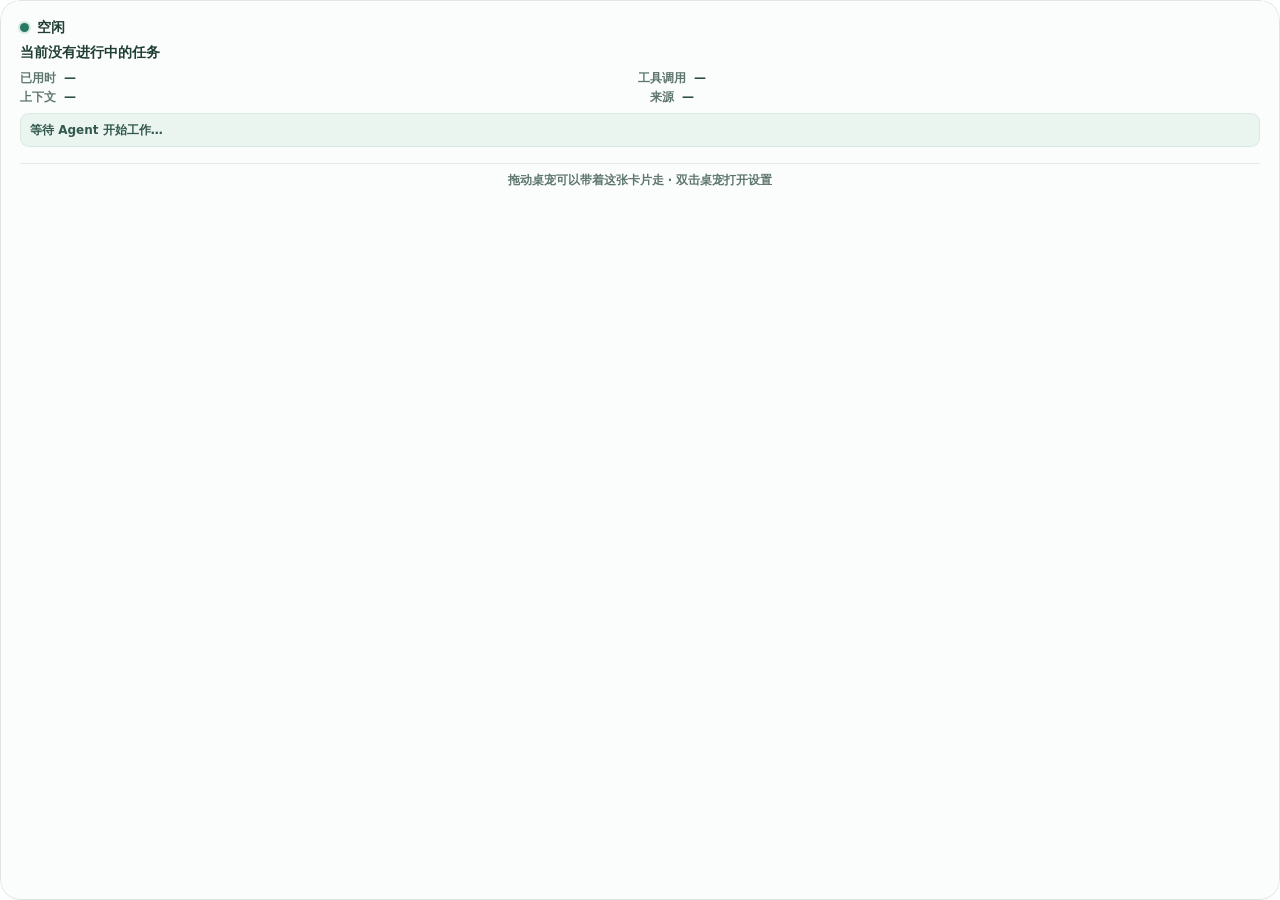
<file: web/card.html>
<!doctype html>
<html lang="zh-CN">
  <head>
    <meta charset="utf-8" />
    <link rel="icon" href="preview.svg" />
    <title>任务进度</title>
    <link rel="stylesheet" href="card.css" />
  </head>
  <body>
    <div class="card" id="card">
      <!-- 毛玻璃 + 背景只画在这一层，并且用 clip-path 把圆角外扩散的模糊切掉 -->
      <div class="card-bg"></div>
      <div class="card-body">
        <div class="card-head">
          <span class="state-dot" id="dot"></span>
          <span class="state-name" id="state">空闲</span>
        </div>
        <div class="card-title" id="title">当前没有进行中的任务</div>
        <div class="card-row">
          <span class="k">已用时</span><span class="v" id="elapsed">—</span>
          <span class="k">工具调用</span><span class="v" id="tools">—</span>
        </div>
        <div class="card-row">
          <span class="k">上下文</span><span class="v" id="tokens">—</span>
          <span class="k">来源</span><span class="v" id="source">—</span>
        </div>
        <div class="card-activity" id="activity">等待 Agent 开始工作…</div>
        <div class="card-say" id="say"></div>
        <div class="card-hint">拖动桌宠可以带着这张卡片走 · 双击桌宠打开设置</div>
      </div>
    </div>
    <script src="card.js"></script>
  </body>
</html>
</file>
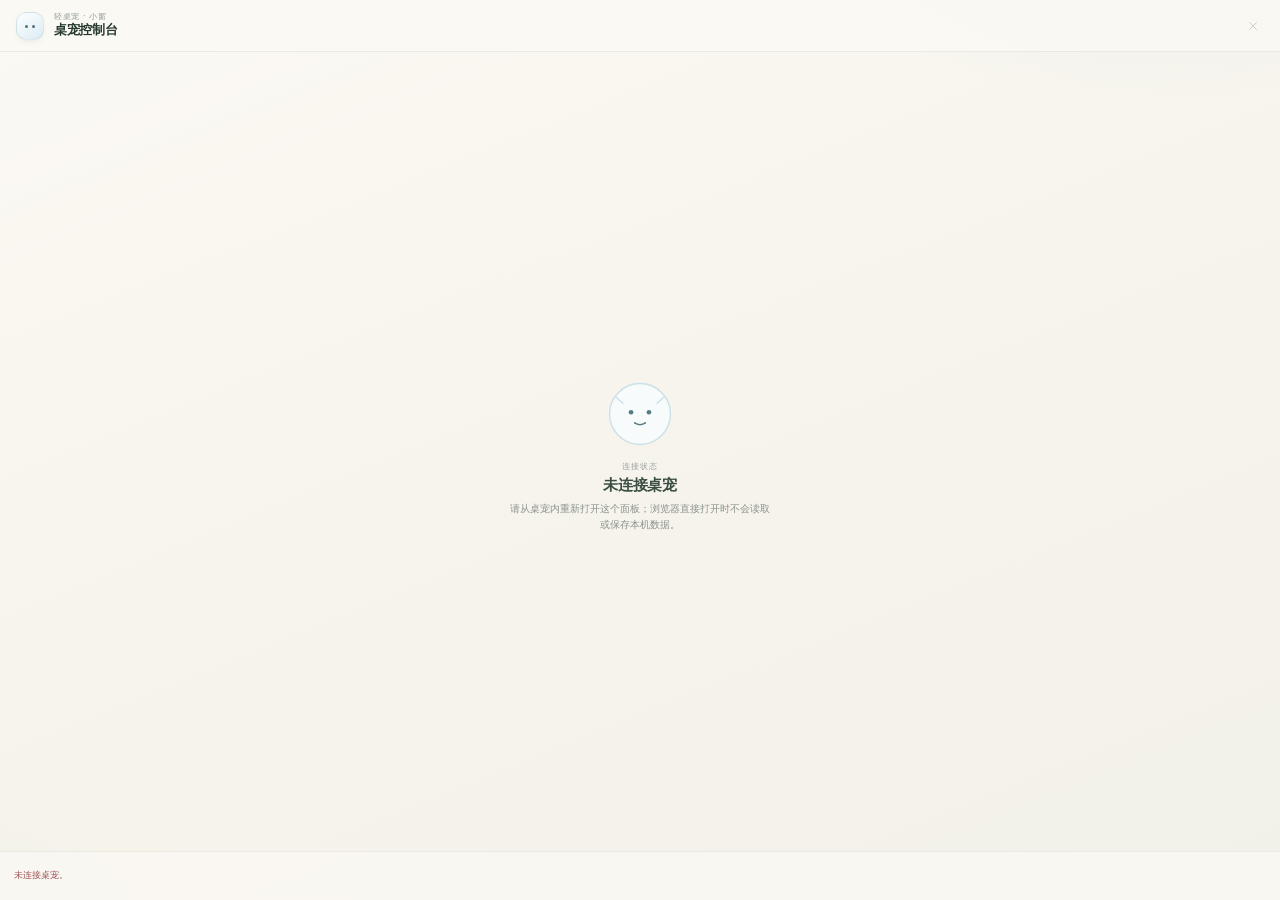
<file: web/desktop-panel.html>
<!doctype html>
<html lang="zh-CN">
<head>
<meta charset="utf-8">
<meta name="viewport" content="width=device-width, initial-scale=1">
<meta http-equiv="Content-Security-Policy" content="default-src 'none'; style-src 'self'; script-src 'self'; img-src 'self' data:; connect-src 'none'; object-src 'none'; base-uri 'none'">
<title>桌宠小窗</title>
<link rel="stylesheet" id="panelStyles" href="desktop-panel.css">
<script src="desktop-panel.js" defer></script>
<link rel="stylesheet" href="ui-finish.css">
</head>
<body>
<svg class="svg-sprite" aria-hidden="true">
  <symbol id="i-bell" viewBox="0 0 24 24"><path d="M6.5 10a5.5 5.5 0 0 1 11 0v3.4l1.4 2.3a.8.8 0 0 1-.7 1.2H5.8a.8.8 0 0 1-.7-1.2L6.5 13.4Z"/><path d="M10 19h4"/></symbol>
  <symbol id="i-inbox" viewBox="0 0 24 24"><path d="M4 5.5h16v11.8a1.7 1.7 0 0 1-1.7 1.7H5.7A1.7 1.7 0 0 1 4 17.3Z"/><path d="M4 14h4l1.5 2h5L16 14h4"/></symbol>
  <symbol id="i-moon" viewBox="0 0 24 24"><path d="M19 15.3A7.7 7.7 0 0 1 8.7 5a7.8 7.8 0 1 0 10.3 10.3Z"/></symbol>
  <symbol id="i-heart" viewBox="0 0 24 24"><path d="M20.4 8.7c0 4.3-8.4 9.1-8.4 9.1S3.6 13 3.6 8.7A4.2 4.2 0 0 1 12 6.9a4.2 4.2 0 0 1 8.4 1.8Z"/></symbol>
  <symbol id="i-close" viewBox="0 0 24 24"><path d="M6 6l12 12M18 6L6 18"/></symbol>
  <symbol id="i-task" viewBox="0 0 24 24"><rect x="4" y="4" width="16" height="16" rx="4"/><path d="M8 12l2.6 2.6L16 9"/></symbol>
  <symbol id="i-confirm" viewBox="0 0 24 24"><circle cx="12" cy="12" r="8"/><path d="M9.6 9a2.5 2.5 0 1 1 3.6 2.2c-.8.4-1.2.9-1.2 1.8"/><circle cx="12" cy="16.5" r=".8" fill="currentColor" stroke="none"/></symbol>
  <symbol id="i-sound" viewBox="0 0 24 24"><path d="M5 10v4h3l4 3V7l-4 3H5Z"/><path d="M16 9a4 4 0 0 1 0 6M18.5 6.8a7 7 0 0 1 0 10.4"/></symbol>
  <symbol id="i-eye" viewBox="0 0 24 24"><path d="M3.8 12s3-5.2 8.2-5.2S20.2 12 20.2 12s-3 5.2-8.2 5.2S3.8 12 3.8 12Z"/><circle cx="12" cy="12" r="2.2"/></symbol>
  <symbol id="i-test" viewBox="0 0 24 24"><path d="M9 4h6M10 4v5.4l-4.2 8.1A2 2 0 0 0 7.6 20h8.8a2 2 0 0 0 1.8-2.5L14 9.4V4"/><path d="M8 15h8"/></symbol>
  <symbol id="i-check-all" viewBox="0 0 24 24"><path d="M4 12.5l3.2 3.2L15 8M11 15.8l1.8 1.8L21 9"/></symbol>
  <symbol id="i-trash" viewBox="0 0 24 24"><path d="M4 7h16M9 7V4.8h6V7M6.5 7l.8 12.2h9.4L17.5 7M10 11v4.5M14 11v4.5"/></symbol>
  <symbol id="i-gamepad" viewBox="0 0 24 24"><path d="M8 8h8a5 5 0 0 1 4.8 6.3l-.6 2.2a2.7 2.7 0 0 1-4.6 1.3L14 16h-4l-1.6 1.8a2.7 2.7 0 0 1-4.6-1.3l-.6-2.2A5 5 0 0 1 8 8Z"/><path d="M7 11v4M5 13h4"/><circle cx="16.5" cy="12.2" r=".8" fill="currentColor" stroke="none"/><circle cx="18.4" cy="14.1" r=".8" fill="currentColor" stroke="none"/></symbol>
  <symbol id="i-folder" viewBox="0 0 24 24"><path d="M3.8 7.5A2.5 2.5 0 0 1 6.3 5h4l2 2h5.4a2.5 2.5 0 0 1 2.5 2.5v7A2.5 2.5 0 0 1 17.7 19H6.3a2.5 2.5 0 0 1-2.5-2.5Z"/><path d="M8 13h8M12 9.5v7"/></symbol>
  <symbol id="i-hand" viewBox="0 0 24 24"><path d="M8 12.5V6.7a1.4 1.4 0 0 1 2.8 0v4.1-6a1.4 1.4 0 0 1 2.8 0v6-4.6a1.4 1.4 0 0 1 2.8 0v5-2.7a1.4 1.4 0 0 1 2.8 0v5.2c0 3.5-2.2 6.1-5.8 6.1-2.2 0-3.5-.8-4.7-2.6L5.9 14a1.4 1.4 0 0 1 2.1-1.5Z"/></symbol>
  <symbol id="i-smile" viewBox="0 0 24 24"><circle cx="12" cy="12" r="8.3"/><circle cx="9" cy="10" r=".9" fill="currentColor" stroke="none"/><circle cx="15" cy="10" r=".9" fill="currentColor" stroke="none"/><path d="M8.5 14c1 1.6 2.1 2.2 3.5 2.2s2.5-.6 3.5-2.2"/></symbol>
  <symbol id="i-sparkle" viewBox="0 0 24 24"><path d="M12 3.5l1.7 5.2 5.2 1.7-5.2 1.7-1.7 5.2-1.7-5.2-5.2-1.7 5.2-1.7Z"/><path d="M19 16.5l.7 2.3 2.3.7-2.3.7-.7 2.3-.7-2.3-2.3-.7 2.3-.7Z"/></symbol>
  <symbol id="i-info" viewBox="0 0 24 24"><circle cx="12" cy="12" r="8"/><path d="M12 11v5"/><circle cx="12" cy="7.8" r=".9" fill="currentColor" stroke="none"/></symbol>
  <symbol id="i-clock" viewBox="0 0 24 24"><circle cx="12" cy="12" r="8"/><path d="M12 8v4.3l2.8 1.7"/></symbol>
  <symbol id="i-plug" viewBox="0 0 24 24"><path d="M9 4v5M15 4v5M7 9h10v2.5a5 5 0 0 1-10 0Z"/><path d="M12 16.5V21"/></symbol>
</svg>

<div class="app" id="app">
  <header class="app-header" id="panelHeader">
    <span class="brand-mark" aria-hidden="true"></span>
    <div class="app-heading"><p class="app-kicker">轻桌宠 · 小窗</p><h1 class="app-title">桌宠控制台</h1></div>
    <button class="icon-btn" id="closePanel" type="button" aria-label="关闭面板" disabled><svg class="icon" aria-hidden="true"><use href="#i-close"></use></svg></button>
  </header>

  <nav class="tabbar" id="tabBar" role="tablist" aria-label="面板页面" hidden>
    <button class="tab" id="tab-reminder" type="button" role="tab" aria-selected="true" aria-controls="view-reminder" tabindex="0" data-view="reminder" data-needs-state disabled><svg class="icon" aria-hidden="true"><use href="#i-bell"></use></svg><span>通知</span></button>
    <button class="tab" id="tab-inbox" type="button" role="tab" aria-selected="false" aria-controls="view-inbox" tabindex="-1" data-view="inbox" data-needs-state disabled><svg class="icon" aria-hidden="true"><use href="#i-inbox"></use></svg><span>收件箱</span><span class="tab-badge" id="tabUnread" hidden></span></button>
    <button class="tab" id="tab-dnd" type="button" role="tab" aria-selected="false" aria-controls="view-dnd" tabindex="-1" data-view="dnd" data-needs-state disabled><svg class="icon" aria-hidden="true"><use href="#i-moon"></use></svg><span>勿扰</span></button>
    <button class="tab" id="tab-companion" type="button" role="tab" aria-selected="false" aria-controls="view-companion" tabindex="-1" data-view="companion" data-needs-state disabled><svg class="icon" aria-hidden="true"><use href="#i-heart"></use></svg><span>陪伴</span></button>
  </nav>

  <main class="app-main" id="panelMain" hidden>
    <div class="state-error" id="stateError" role="alert" hidden></div>

    <section class="view" id="view-reminder" role="tabpanel" aria-labelledby="tab-reminder">
      <div class="view-head"><div><p class="eyebrow">通知</p><h2>通知方式</h2><p class="view-sub">按你的习惯选择，修改后保存。</p></div><span class="head-badge" id="reminderUnread" hidden></span></div>
      <div class="setting-list" aria-label="提醒方式">
        <div class="setting-row"><span class="row-icon"><svg class="icon" aria-hidden="true"><use href="#i-task"></use></svg></span><div class="row-copy"><strong>任务完成</strong><small>做好一件事时，轻轻提醒</small></div><button class="switch" id="switchDone" type="button" role="switch" aria-checked="false" aria-label="任务完成提醒" data-needs-state disabled><span class="switch-knob"></span></button></div>
        <div class="setting-row"><span class="row-icon"><svg class="icon" aria-hidden="true"><use href="#i-confirm"></use></svg></span><div class="row-copy"><strong>需要确认</strong><small>等你做选择时，再出现</small></div><button class="switch" id="switchWaiting" type="button" role="switch" aria-checked="false" aria-label="需要确认提醒" data-needs-state disabled><span class="switch-knob"></span></button></div>
        <div class="setting-row"><span class="row-icon"><svg class="icon" aria-hidden="true"><use href="#i-sound"></use></svg></span><div class="row-copy"><strong>提示音</strong><small>短促、柔和，不抢注意力</small></div><button class="switch" id="switchSound" type="button" role="switch" aria-checked="false" aria-label="提醒提示音" data-needs-state disabled><span class="switch-knob"></span></button></div>
        <div class="setting-row"><span class="row-icon"><svg class="icon" aria-hidden="true"><use href="#i-eye"></use></svg></span><div class="row-copy"><strong>显示任务标题</strong><small>关闭后只保留类型和提醒时间</small></div><button class="switch" id="switchShowTitle" type="button" role="switch" aria-checked="false" aria-label="显示任务标题" data-needs-state disabled><span class="switch-knob"></span></button></div>
      </div>
      <section class="card" aria-labelledby="recentTitle">
        <div class="card-head"><div><h3 id="recentTitle">最近消息</h3><small>最近的提醒</small></div><button class="link-button" id="viewInbox" type="button" data-needs-state disabled>查看全部</button></div>
        <ul class="message-list" id="recentList"></ul>
        <p class="empty-line" id="recentEmpty" hidden>暂时没有新提醒。</p>
      </section>
      <details class="advanced-options"><summary>测试通知效果</summary>      <div class="row-actions"><button class="secondary-button" id="testButton" type="button" data-needs-state disabled><svg class="icon" aria-hidden="true"><use href="#i-test"></use></svg>测试提醒</button><span class="helper">只在本机触发一次样式预览</span></div></details>
    </section>

    <section class="view" id="view-inbox" role="tabpanel" aria-labelledby="tab-inbox" hidden>
      <div class="view-head"><div><p class="eyebrow">消息</p><h2>收件箱</h2><p class="view-sub" id="inboxSummary">正在读取本机提醒</p></div></div>
      <div class="list-tools"><button class="link-button" id="readAllButton" type="button" data-needs-state disabled><svg class="icon" aria-hidden="true"><use href="#i-check-all"></use></svg>全部已读</button><details class="inbox-management"><summary>管理记录</summary><div><button class="link-button link-button--danger" id="clearButton" type="button" data-needs-state disabled><svg class="icon" aria-hidden="true"><use href="#i-trash"></use></svg>清空</button></div></details></div>
      <ul class="inbox-list" id="inboxList"></ul>
      <div class="empty-state" id="inboxEmpty" hidden><span class="empty-icon"><svg class="icon" aria-hidden="true"><use href="#i-inbox"></use></svg></span><strong>暂时没有提醒</strong><p>任务完成、需要确认或额度消息会留在这里。</p></div>
    </section>

    <section class="view" id="view-dnd" role="tabpanel" aria-labelledby="tab-dnd" hidden>
      <div class="view-head"><div><p class="eyebrow">专注</p><h2>勿扰</h2><p class="view-sub">手动安静和游戏自动安静，各自生效。</p></div><span class="sr-only"><span class="state-pill" id="dndPill">未开启</span></span></div>
      <div class="status-card" id="dndCard"><div><span class="status-label">手动勿扰</span><strong id="dndState">未开启</strong><p class="status-detail" id="dndDetail">通知会正常出现。</p></div><button class="switch" id="dndSwitch" type="button" role="switch" aria-checked="false" aria-label="勿扰模式" data-needs-state disabled><span class="switch-knob"></span></button></div>
      <div class="section-row"><span>安静时长</span><small>滚轮或上下键选择</small></div>
      <div class="duration-picker" id="durationPicker">
        <div class="minute-wheel" id="minuteWheel" role="spinbutton" tabindex="-1" aria-label="安静时长" aria-valuemin="1" aria-valuemax="60" aria-valuenow="30" aria-valuetext="30 分钟" aria-disabled="true">
          <span class="minute-ghost" data-step="-2" aria-hidden="true"></span>
          <span class="minute-ghost" data-step="-1" aria-hidden="true"></span>
          <span class="minute-selected"><strong id="minuteValue">30</strong><small>分钟</small></span>
          <span class="minute-ghost" data-step="1" aria-hidden="true"></span>
          <span class="minute-ghost" data-step="2" aria-hidden="true"></span>
        </div>
        <div class="minute-controls">
          <button class="minute-step" id="minutePlus" type="button" aria-label="增加一分钟" data-needs-state disabled>+</button>
          <button class="minute-step" id="minuteMinus" type="button" aria-label="减少一分钟" data-needs-state disabled>−</button>
        </div>
      </div>
      <div class="duration-actions"><span class="picker-note">选择不会打断正在运行的计时</span><button class="dnd-start-button" id="dndStartButton" type="button" data-needs-state disabled>开始安静</button></div>
      <span class="sr-only" id="minuteAnnounce" aria-live="polite"></span>
      <section class="card game-card" aria-labelledby="gameTitle">
        <div class="game-head"><span class="row-icon"><svg class="icon" aria-hidden="true"><use href="#i-gamepad"></use></svg></span><div class="row-copy"><strong id="gameTitle">游戏自动安静</strong><small>独立设置，不改变上面的手动勿扰</small></div><button class="switch" id="gameSwitch" type="button" role="switch" aria-checked="false" aria-label="游戏自动安静" data-needs-state disabled><span class="switch-knob"></span></button></div>
        <span class="tiny-chip" id="gameActiveChip" hidden>游戏自动安静中</span>
<details class="advanced-options"><summary>游戏目录与识别</summary>        <div class="game-meta"><span id="rootsText">尚未添加额外游戏目录</span></div>
        <button class="secondary-button" id="folderButton" type="button" data-needs-state disabled><svg class="icon" aria-hidden="true"><use href="#i-folder"></use></svg>添加游戏目录</button>
</details>
      </section>
    </section>

    <section class="view" id="view-companion" role="tabpanel" aria-labelledby="tab-companion" hidden>
      <div class="view-head"><div><p class="eyebrow">陪伴</p><h2>今日陪伴</h2><p class="view-sub">互动进度与陪伴偏好。</p></div></div>
      <div class="companion-note"><span class="row-icon"><svg class="icon" aria-hidden="true"><use href="#i-heart"></use></svg></span><div><strong>互动反馈</strong><p id="petLine">从横条的「互动」选择摸头、表情或动作。</p></div></div>
      <section class="affinity-card" aria-labelledby="affinityTitle">
        <div class="affinity-head"><div class="affinity-heading"><span class="affinity-icon"><svg class="icon" aria-hidden="true"><use href="#i-heart"></use></svg></span><h3 id="affinityTitle">今日亲密度</h3></div><span class="affinity-value"><strong id="affinityValue">—</strong><span>/ <span id="affinityMax">—</span></span></span></div>
        <progress class="affinity-progress" id="affinityProgress" max="100" value="0" aria-label="今日亲密度" hidden></progress>
        <p class="affinity-hint">摸摸头 +15 · 每日归零</p>
      </section>
      <section class="goal-card" aria-labelledby="goalTitle">
        <div class="goal-head"><h3 id="goalTitle">每日互动</h3><strong id="goalCount">— / —</strong></div>
        <progress class="goal-progress" id="goalProgress" max="3" value="0" aria-label="每日互动进度"></progress>
        <p class="goal-note" id="goalNote">等待桌宠同步互动进度。</p>
        <details class="advanced-options"><summary>计数规则与累计记录</summary>        <p class="goal-rule">每 60 秒最多计 1 次 · 每天最多 3 次</p>        <p class="goal-stats" id="interactionStats"></p></details>
      </section>
      <div class="setting-list compact" aria-label="陪伴设置">
        <div class="setting-row"><span class="row-icon"><svg class="icon" aria-hidden="true"><use href="#i-smile"></use></svg></span><div class="row-copy"><strong>互动短句</strong><small>桌宠回应时显示一句轻轻的话</small></div><button class="switch" id="feedbackSwitch" type="button" role="switch" aria-checked="false" aria-label="互动短句" data-needs-state disabled><span class="switch-knob"></span></button></div>
        <div class="setting-row"><span class="row-icon"><svg class="icon" aria-hidden="true"><use href="#i-sparkle"></use></svg></span><div class="row-copy"><strong>每日小目标</strong><small>记录今天的小小进度</small></div><button class="switch" id="goalSwitch" type="button" role="switch" aria-checked="false" aria-label="每日小目标" data-needs-state disabled><span class="switch-knob"></span></button></div>
      </div>
    </section>
  </main>

  <div class="connection-state" id="connectionState">
    <div class="connection-art" aria-hidden="true"><svg viewBox="0 0 96 96"><circle cx="48" cy="48" r="34" fill="#f8fcfe" stroke="#c7dfe8" stroke-width="1.6"/><circle cx="38" cy="46" r="2.6" fill="#466b7a"/><circle cx="58" cy="46" r="2.6" fill="#466b7a"/><path d="M42 58c3.5 2.5 8.5 2.5 12 0" fill="none" stroke="#466b7a" stroke-width="1.8" stroke-linecap="round"/><path d="M29 36l-8-7M67 36l8-7" fill="none" stroke="#c7dfe8" stroke-width="1.6" stroke-linecap="round"/></svg></div>
    <p class="connection-kicker">连接状态</p>
    <h2 id="connectionTitle">正在准备界面…</h2>
    <p class="connection-detail" id="connectionDetail">桌宠面板会在这里显示本机提醒和陪伴状态。</p>
  </div>

  <footer class="app-footer"><div class="footer-status" id="statusLine" role="status" aria-live="polite">正在准备界面…</div><button class="save-button" id="saveButton" type="button" disabled hidden>保存设置</button></footer>

  <div class="resize-layer" id="resizeLayer" aria-hidden="true" hidden>
    <div class="resize-edge resize-n" data-resize-edge="n"></div>
    <div class="resize-edge resize-ne" data-resize-edge="ne"></div>
    <div class="resize-edge resize-e" data-resize-edge="e"></div>
    <div class="resize-edge resize-se" data-resize-edge="se"><span class="resize-grip"><svg viewBox="0 0 12 12" aria-hidden="true"><path d="M11 5 5 11M11 9l-2 2"/></svg></span></div>
    <div class="resize-edge resize-s" data-resize-edge="s"></div>
    <div class="resize-edge resize-sw" data-resize-edge="sw"></div>
    <div class="resize-edge resize-w" data-resize-edge="w"></div>
    <div class="resize-edge resize-nw" data-resize-edge="nw"></div>
  </div>
</div>

<template id="recentTemplate"><li class="recent-item"><span class="recent-dot" aria-hidden="true"></span><div class="recent-copy"><p class="recent-title"></p><p class="recent-meta"></p></div><time class="recent-time"></time></li></template>
<template id="inboxTemplate"><li class="inbox-item"><span class="inbox-dot" aria-hidden="true"></span><div class="inbox-copy"><div class="inbox-meta"><span class="kind-chip"></span><time class="inbox-time"></time><span class="read-chip" hidden>已读</span></div><p class="inbox-title"></p></div><button class="mini-action" type="button">标为已读</button></li></template>
</body>
</html>
</file>
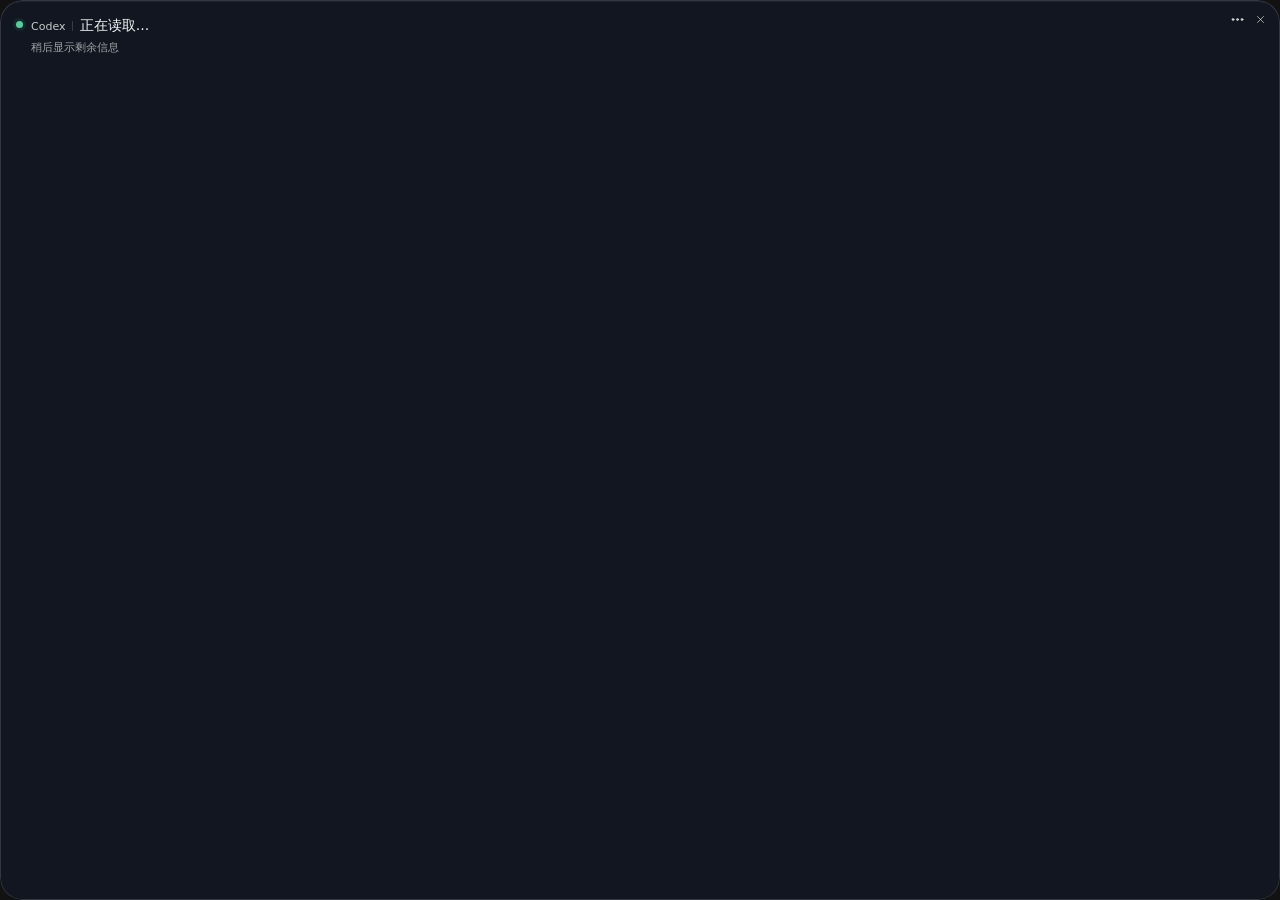
<file: web/metric.html>
<!doctype html>
<html lang="zh-CN"><head><meta charset="utf-8"><meta name="viewport" content="width=device-width,initial-scale=1">
<meta http-equiv="Content-Security-Policy" content="default-src 'none'; style-src 'self'; script-src 'self'; img-src 'self' data:; connect-src 'none'; object-src 'none'; base-uri 'none'">
<title>额度气泡</title><link rel="stylesheet" href="metric.css"><script src="metric.js" defer></script></head>
<body>
<main id="bubble" class="bubble" data-status="loading" tabindex="0" aria-label="额度气泡">
  <span class="dot" aria-hidden="true"></span>
  <div class="copy" aria-live="polite"><div class="line"><span id="source">Codex</span><span class="divider" aria-hidden="true"></span><strong id="amount">正在读取…</strong></div><div id="meta">稍后显示剩余信息</div></div>
  <div class="actions"><button id="more" title="刷新、切换来源和设置" aria-label="更多额度选项"><svg viewBox="0 0 20 20" aria-hidden="true"><circle cx="4" cy="10" r="1.3"/><circle cx="10" cy="10" r="1.3"/><circle cx="16" cy="10" r="1.3"/></svg></button><button id="close" title="关闭额度气泡" aria-label="关闭额度气泡"><svg viewBox="0 0 20 20" aria-hidden="true"><path d="m6 6 8 8M14 6l-8 8"/></svg></button></div>
</main></body></html>
</file>
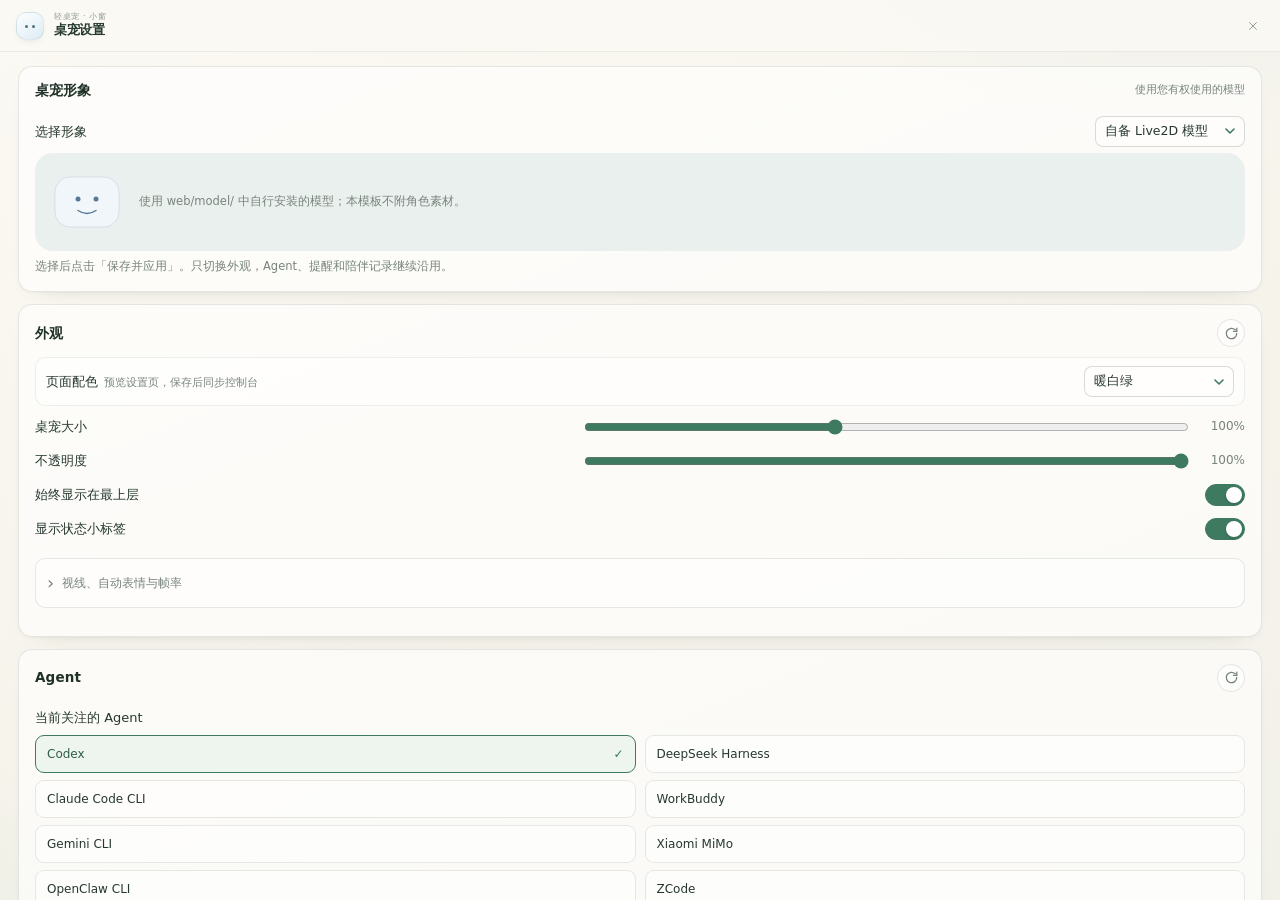
<file: web/settings.html>
<!doctype html>
<html lang="zh-CN" data-settings-theme="paper">
  <head>
    <meta charset="utf-8" />
    <meta name="viewport" content="width=device-width, initial-scale=1" />
    <title>Agent 桌宠 · 设置</title>
    <link rel="stylesheet" href="settings.css" />
  <link rel="stylesheet" href="ui-finish.css">
</head>
  <body>
    <header class="app-header">
      <span class="brand-mark" aria-hidden="true"></span>
      <div class="app-heading">
        <p class="app-kicker">轻桌宠 · 小窗</p>
        <h1 class="app-title">桌宠设置</h1>
      </div>
      <button class="icon-btn" id="closeSettings" type="button" aria-label="关闭设置" title="关闭设置">
        <svg viewBox="0 0 24 24" aria-hidden="true"><path d="M6 6l12 12M18 6L6 18" fill="none" stroke="currentColor" stroke-width="1.65" stroke-linecap="round"/></svg>
      </button>
    </header>

    <main>
      <section class="card appearance-card">
        <div class="card-head"><h2>桌宠形象</h2><span class="hint-inline">使用您有权使用的模型</span></div>
        <label class="row">
          <span class="label">选择形象</span>
          <select id="petAppearance">
            <option value="legacy">自备 Live2D 模型</option>
            <option value="dragon">可选扩展形象（需另行提供素材）</option>
          </select>
        </label>
        <div class="appearance-preview">
          <img id="appearancePreview" src="preview.svg" alt="模型预览占位图" />
          <p id="appearanceHint" class="hint">原有 Live2D 动作与视线跟随保持可用。</p>
        </div>
        <p class="hint">选择后点击「保存并应用」。只切换外观，Agent、提醒和陪伴记录继续沿用。</p>
      </section>
      <section class="card">
        <div class="card-head">
          <h2>外观</h2>
          <button type="button" class="icon-btn" data-reset="appearance" title="把「外观」这一栏恢复默认（改完记得点「保存并应用」）" aria-label="恢复默认">
            <svg viewBox="0 0 24 24" aria-hidden="true"><path d="M20.3 12a8.3 8.3 0 1 1-2.44-5.88" fill="none" stroke="currentColor" stroke-width="2.1" stroke-linecap="round"/><path d="M20.5 3.6v5.1h-5.1" fill="none" stroke="currentColor" stroke-width="2.1" stroke-linecap="round" stroke-linejoin="round"/></svg>
          </button>
        </div>
        <label class="row theme-row">
          <span class="label">页面配色 <small class="hint-inline">预览设置页，保存后同步控制台</small></span>
          <select id="settingsTheme" name="settingsTheme">
            <option value="paper">暖白绿</option>
            <option value="ice">冷白蓝</option>
          </select>
        </label>
        <label class="row">
          <span class="label">桌宠大小 <small id="scale-hint" class="hint-inline"></small></span>
          <input type="range" id="scale" min="0.3" max="2" step="0.01" />
          <output id="scale-out" class="value"></output>
        </label>
        <label class="row">
          <span class="label">不透明度</span>
          <input type="range" id="opacity" min="0.4" max="1" step="0.05" />
          <output id="opacity-out" class="value"></output>
        </label>
        <label class="row switch">
          <span class="label">始终显示在最上层</span>
          <input type="checkbox" id="alwaysOnTop" />
        </label>
        <label class="row switch">
          <span class="label">显示状态小标签</span>
          <input type="checkbox" id="showChip" />
        </label>
        <details class="advanced-options"><summary>视线、自动表情与帧率</summary><div class="disclosure-body"><label class="row">
          <span class="label">视线跟随范围</span>
          <input type="range" id="gazeRange" min="0" max="1200" step="20" />
          <output id="gaze-out" class="value"></output>
        </label>
<label class="row switch">
          <span class="label">自动切换表情</span>
          <input type="checkbox" id="autoExpression" />
        </label>
<label class="row switch">
          <span class="label">自动播放动作</span>
          <input type="checkbox" id="autoMotion" />
        </label>
<label class="row">
          <span class="label">渲染帧率上限 <small id="fps-hint" class="hint-inline"></small></span>
          <select id="fpsLimit">
            <option value="30">30 帧（最省电）</option>
            <option value="60">60 帧（默认）</option>
            <option value="90">90 帧</option>
            <option value="120">120 帧</option>
            <option value="144">144 帧</option>
            <option value="165">165 帧</option>
            <option value="240">240 帧</option>
            <option value="0">不限制（跑满屏幕刷新率）</option>
          </select>
        </label></div></details>
      </section>

      <section class="card">
        <div class="card-head">
          <h2>Agent</h2>
          <button type="button" class="icon-btn" data-reset="agent" title="把「Agent」这一栏恢复默认（改完记得点「保存并应用」）" aria-label="恢复默认">
            <svg viewBox="0 0 24 24" aria-hidden="true"><path d="M20.3 12a8.3 8.3 0 1 1-2.44-5.88" fill="none" stroke="currentColor" stroke-width="2.1" stroke-linecap="round"/><path d="M20.5 3.6v5.1h-5.1" fill="none" stroke="currentColor" stroke-width="2.1" stroke-linecap="round" stroke-linejoin="round"/></svg>
          </button>
        </div>
        <div class="row">
          <span class="label">当前关注的 Agent</span>
        </div>
        <div id="agent" class="agent-grid" role="radiogroup" aria-label="接入的 Agent"></div>
        <p class="hint" id="agent-hint"></p>
        <label class="row">
          <span class="label">进度卡片的用量显示</span>
          <select id="usageMode">
            <option value="today">今日新增</option>
            <option value="session">本会话累积</option>
            <option value="off">不显示</option>
          </select>
        </label>
        <p class="hint">保存后读取本机记录，最多约 20 秒刷新；不额外调用模型。</p>
        <label class="row switch">
          <span class="label hot">开机自动启动</span>
          <input type="checkbox" id="autostart" />
        </label>
      </section>

      <details class="card settings-disclosure"><summary><span>进度卡片</span><small>进度卡片样式、位置和预览</small></summary><div class="disclosure-body">
        <div class="card-head">
          <span class="hint-inline">调整后保存并应用</span>
          <button type="button" class="icon-btn" data-reset="card" title="把「卡片」这一栏恢复默认（改完记得点「保存并应用」）" aria-label="恢复默认">
            <svg viewBox="0 0 24 24" aria-hidden="true"><path d="M20.3 12a8.3 8.3 0 1 1-2.44-5.88" fill="none" stroke="currentColor" stroke-width="2.1" stroke-linecap="round"/><path d="M20.5 3.6v5.1h-5.1" fill="none" stroke="currentColor" stroke-width="2.1" stroke-linecap="round" stroke-linejoin="round"/></svg>
          </button>
        </div>
        <label class="row">
          <span class="label">进度卡片外观（可来回切着对比）</span>
          <select id="cardStyle">
            <option value="glass">半透明 + 模糊浮层</option>
            <option value="solid">实色卡片</option>
          </select>
        </label>
        <label class="row">
          <span class="label">卡片与桌宠的间距</span>
          <input type="range" id="cardGap" min="-20" max="60" step="1" />
          <output id="card-gap-out" class="value"></output>
        </label>
        <label class="row switch">
          <span class="label">卡片跟着桌宠一起放大（字号/内边距）</span>
          <input type="checkbox" id="cardScaleWithPet" />
        </label>
        <label class="row switch">
          <span class="label">跟随虚拟桌面（切桌面时它也跟着过去）</span>
          <input type="checkbox" id="followDesktop" />
        </label>
        <label class="row switch">
          <span class="label">鼠标滚轮缩放桌宠（关掉则只能用上面的滑条缩放）</span>
          <input type="checkbox" id="wheelZoom" />
        </label>
        <label class="row switch">
          <span class="label">卡片毛玻璃（个别显卡上圆角会有残留，可关掉只保留半透明）</span>
          <input type="checkbox" id="cardBlur" />
        </label>
        <div class="buttons">
          <button class="btn" id="act-panel">展开 / 收起进度卡片</button>
          <button class="btn" id="act-motion">让它做个动作</button>
          <button class="btn" id="act-reset">回到右下角</button>
          <button class="btn" id="act-codex">切到 Agent 窗口</button>
        </div>
      </div></details>

      <details class="card settings-disclosure"><summary><span>底部按钮与功能方案</span><small>按需配置桌板上的按钮</small></summary><div class="disclosure-body">
        <div class="card-head">
          <span class="hint-inline">调整后保存并应用</span>
          <button type="button" class="icon-btn" data-reset="bottom" title="把「底部按钮与功能方案」这一栏恢复默认（改完记得点「保存并应用」）" aria-label="恢复默认">
            <svg viewBox="0 0 24 24" aria-hidden="true"><path d="M20.3 12a8.3 8.3 0 1 1-2.44-5.88" fill="none" stroke="currentColor" stroke-width="2.1" stroke-linecap="round"/><path d="M20.5 3.6v5.1h-5.1" fill="none" stroke="currentColor" stroke-width="2.1" stroke-linecap="round" stroke-linejoin="round"/></svg>
          </button>
        </div>
        <p class="hint bottom-hint">
          <b>撤回 / 铅笔 / 橡皮擦</b> 支持独立配置：每个按钮的<b>单击、右键</b>都可选择功能。
          每次触发都会先弹出「确认 / 取消」，确认后才执行；任何一项都能选「无功能」。
        </p>
        <label class="row">
          <span class="label">功能方案</span>
          <select id="bottomButtonsMode">
            <option value="assistant">桌宠编辑 / 恢复 / 清理</option>
            <option value="codex">Codex 联动</option>
          </select>
        </label>
        <div class="grid" id="bottom-button-actions"></div>
      </div></details>

      <details class="card settings-disclosure"><summary><span>状态对应的表情</span><small>为任务状态选择表情</small></summary><div class="disclosure-body">
        <div class="card-head">
          <span class="hint-inline">调整后保存并应用</span>
          <button type="button" class="icon-btn" data-reset="states" title="把「状态对应的表情」这一栏恢复默认（改完记得点「保存并应用」）" aria-label="恢复默认">
            <svg viewBox="0 0 24 24" aria-hidden="true"><path d="M20.3 12a8.3 8.3 0 1 1-2.44-5.88" fill="none" stroke="currentColor" stroke-width="2.1" stroke-linecap="round"/><path d="M20.5 3.6v5.1h-5.1" fill="none" stroke="currentColor" stroke-width="2.1" stroke-linecap="round" stroke-linejoin="round"/></svg>
          </button>
        </div>
        <p class="hint">模型里一共找到 <b id="expr-count">0</b> 个表情，按喜好改就行，改完立即生效。</p>
        <div class="grid" id="state-grid"></div>
      </div></details>

      <details class="card settings-disclosure"><summary><span>表情白名单</span><small>选择允许出现的表情</small></summary><div class="disclosure-body">
        <div class="card-head">
          <span class="hint-inline">调整后保存并应用</span>
          <button type="button" class="icon-btn" data-reset="whitelist" title="把「表情白名单」这一栏恢复默认（改完记得点「保存并应用」）" aria-label="恢复默认">
            <svg viewBox="0 0 24 24" aria-hidden="true"><path d="M20.3 12a8.3 8.3 0 1 1-2.44-5.88" fill="none" stroke="currentColor" stroke-width="2.1" stroke-linecap="round"/><path d="M20.5 3.6v5.1h-5.1" fill="none" stroke="currentColor" stroke-width="2.1" stroke-linecap="round" stroke-linejoin="round"/></svg>
          </button>
        </div>
        <p class="hint">
          不想要的表情（比如那些"道具 / 贴纸"类，像 <b>晕晕</b>、<b>吐魂</b>、各种贴纸）
          在这里取消勾选，就再也不会出现了；状态映射和随机心情都会跳过它们。
        </p>
        <div class="motion-list" id="expression-list"></div>
        <div class="buttons">
          <button class="btn ghost" id="expr-all">全部允许</button>
          <button class="btn ghost" id="expr-none">一个都不换</button>
        </div>
      </div></details>

      <details class="card settings-disclosure"><summary><span>动作与表情播放</span><small>动作、频率和表情切换参数</small></summary><div class="disclosure-body">
        <div class="card-head">
          <span class="hint-inline">调整后保存并应用</span>
          <button type="button" class="icon-btn" data-reset="motions" title="把「动作与表情播放」这一栏恢复默认（改完记得点「保存并应用」）" aria-label="恢复默认">
            <svg viewBox="0 0 24 24" aria-hidden="true"><path d="M20.3 12a8.3 8.3 0 1 1-2.44-5.88" fill="none" stroke="currentColor" stroke-width="2.1" stroke-linecap="round"/><path d="M20.5 3.6v5.1h-5.1" fill="none" stroke="currentColor" stroke-width="2.1" stroke-linecap="round" stroke-linejoin="round"/></svg>
          </button>
        </div>
        <p class="hint">
          模型里有 <b id="motion-count">0</b> 个动作、<b id="expr-total">0</b> 个表情。
          动作若一直循环（比如那段 4 秒的闲置表演），可以把它们单独关掉。
        </p>
        <label class="row">
          <span class="label">表情最短保持时间（到点后才允许考虑切换）</span>
          <input type="range" id="moodSeconds" min="2" max="60" step="1" />
          <output id="mood-out" class="value"></output>
        </label>
        <label class="row">
          <span class="label">到点后真的换表情的概率</span>
          <input type="range" id="moodChance" min="0" max="100" step="5" />
          <output id="mood-chance-out" class="value"></output>
        </label>
        <label class="row">
          <span class="label">顺带做个动作的概率</span>
          <input type="range" id="motionChance" min="0" max="100" step="5" />
          <output id="motion-chance-out" class="value"></output>
        </label>
        <label class="row">
          <span class="label">闲置动作间隔（0 = 不做；关闭上方“自动播放动作”后完全静止）</span>
          <input type="range" id="idleMotionSeconds" min="0" max="120" step="1" />
          <output id="idle-out" class="value"></output>
        </label>
        <div class="motion-list" id="motion-list"></div>
        <div class="buttons">
          <button class="btn ghost" id="motion-all">全选动作</button>
          <button class="btn ghost" id="motion-none">全部关掉</button>
          <button class="btn" id="motion-calm">让它安静点（只保留呼吸）</button>
        </div>
        <label class="row">
          <span class="label">动作播放后至少间隔（秒）</span>
          <input type="range" id="motionGap" min="0" max="60" step="1" />
          <output id="motion-gap-out" class="value"></output>
        </label>
      </div></details>

      <details class="card settings-disclosure"><summary><span>排查</span><small>运行状态、日志与维护操作</small></summary><div class="disclosure-body">      <div class="now" id="now">桌宠此刻：—</div>

        <div class="card-head">
          <span class="hint-inline">调整后保存并应用</span>
          <button type="button" class="icon-btn" data-reset="debug" title="把「排查」这一栏恢复默认（改完记得点「保存并应用」）" aria-label="恢复默认">
            <svg viewBox="0 0 24 24" aria-hidden="true"><path d="M20.3 12a8.3 8.3 0 1 1-2.44-5.88" fill="none" stroke="currentColor" stroke-width="2.1" stroke-linecap="round"/><path d="M20.5 3.6v5.1h-5.1" fill="none" stroke="currentColor" stroke-width="2.1" stroke-linecap="round" stroke-linejoin="round"/></svg>
          </button>
        </div>
        <label class="row switch">
          <span class="label">记录鼠标事件到日志（只在排查问题时需要，默认关）</span>
          <input type="checkbox" id="verboseLog" />
        </label>
        <div class="buttons">
          <button class="btn ghost" id="act-log">打开运行日志</button>
          <button class="btn ghost" id="act-clear-log">清空日志</button>
          <button class="btn ghost" id="act-folder">打开程序文件夹</button>
          <button class="btn ghost" id="act-reload">重新载入形象</button>
          <button class="btn ghost" id="act-clear-cache">清除缓存并重启</button>
          <button class="btn ghost" id="act-desktop-link">创建桌面快捷方式</button>
          <button class="btn danger" id="act-quit">退出桌宠</button>
        </div>
        <p class="hint">WebView2 缓存：<b id="cache-size">—</b> · 「清空日志」只清文本日志（pet.log）；「清除缓存」清浏览器缓存（.webview2，通常 200–400MB），清完会自动重启，首次加载稍慢。</p>
        <p class="hint">桌面快捷方式：<b id="desktop-link">—</b> · 首次启动会自动创建一个；不喜欢就点按钮删掉（删掉后不会再自动出现），需要时用按钮或文件夹里的「创建桌面快捷方式.cmd」重建。</p>
        <p class="hint" id="paths"></p>
      </div></details>
    </main>

    <footer class="foot" id="settingsFooter" hidden>
      <span id="status" class="status"></span>
      <span id="dirty" class="dirty"></span>
      <span class="spacer"></span>
      <button class="btn ghost" id="act-revert">放弃更改</button>
      <button class="btn" id="act-save">保存并应用</button>
      <button class="btn ghost" id="act-defaults">恢复默认</button>
    </footer>

    <div class="feedback-toast" id="feedbackToast" role="status" aria-live="polite" hidden></div>

    <div class="resize-layer" id="settingsResizeLayer" aria-hidden="true" hidden>
      <div class="resize-edge resize-n" data-resize-edge="n"></div>
      <div class="resize-edge resize-ne" data-resize-edge="ne"></div>
      <div class="resize-edge resize-e" data-resize-edge="e"></div>
      <div class="resize-edge resize-se" data-resize-edge="se"><span class="resize-grip"><svg viewBox="0 0 12 12" aria-hidden="true"><path d="M11 5 5 11M11 9l-2 2"/></svg></span></div>
      <div class="resize-edge resize-s" data-resize-edge="s"></div>
      <div class="resize-edge resize-sw" data-resize-edge="sw"></div>
      <div class="resize-edge resize-w" data-resize-edge="w"></div>
      <div class="resize-edge resize-nw" data-resize-edge="nw"></div>
    </div>

    <script src="settings.js"></script>
  </body>
</html>
</file>
<file: web/card.css>
/* 浅色薄荷主题 · 任务进度卡片
   只做视觉样式：透明外层、窗口尺寸与圆角裁切方式保持不变。 */

:root {
  color-scheme: light;
  --ink: #203e35;
  --muted: #5d756c;
  --card: #fbfdfc;
  --edge: rgba(32, 62, 53, 0.12);
  --accent: #287863;
  --accent-soft: #e7f3ed;
}

* {
  box-sizing: border-box;
}

html,
body {
  margin: 0;
  padding: 0;
  height: 100%;
  background: transparent;     /* 让 Windows 亚克力（毛玻璃）透上来 */
  overflow: hidden;
  font-family: "YouYuan", "幼圆", "Yuanti SC", "Microsoft YaHei UI", "Microsoft YaHei", "Segoe UI", system-ui, sans-serif;
  font-weight: 600;
  color: var(--ink);
  user-select: none;
  cursor: default;
}

.card {
  position: absolute;
  inset: 0;
  background: transparent;     /* 最外层不画任何东西，避免直角溢出 */
}

/* 只有这一层有背景 + 模糊，并且强制按圆角裁剪（backdrop-filter 会往外扩，必须切） */
.card-bg {
  position: absolute;
  inset: 0;
  border-radius: 20px;
  background: rgba(250, 253, 251, 0.88);
  border: 1px solid var(--edge);
  backdrop-filter: blur(14px) saturate(120%);
  -webkit-backdrop-filter: blur(14px) saturate(120%);
  /* 外阴影会画到圆角之外（在透明窗口上就是一圈方形底色），所以改成内高光 */
  box-shadow: inset 0 1px 0 rgba(255, 255, 255, 0.9);
  clip-path: inset(0 round 20px);
  -webkit-clip-path: inset(0 round 20px);
}

.card-body {
  position: absolute;
  inset: 0;
  padding: 18px 20px 16px;
}

/* 紧凑模式：桌宠缩得很小的时候用，只留最关键的两行 */
body.compact .card-body {
  padding: 12px 16px 11px;
}

body.compact .card-activity,
body.compact .card-say,
body.compact .card-hint,
body.compact .card-row {
  display: none;
}

body.compact .card-title {
  margin-bottom: 0;
  font-size: 12.5px;
}

.card-head {
  display: flex;
  align-items: center;
  gap: 8px;
  margin-bottom: 7px;
}

.state-dot {
  flex: 0 0 auto;
  width: 9px;
  height: 9px;
  border-radius: 50%;
  background: var(--accent);
  box-shadow: 0 0 0 2px rgba(40, 120, 99, 0.16);
}

.state-name {
  min-width: 0;
  font-weight: 600;
  font-size: 13.5px;
  line-height: 1.35;
  color: var(--ink) !important;   /* card.js 按状态写内联颜色，浅底上统一用深正文保证可读 */
  overflow-wrap: anywhere;
}

.spacer {
  flex: 1;
}

.card-title {
  font-size: 13.5px;
  font-weight: 600;
  line-height: 1.4;
  color: var(--ink);
  margin-bottom: 9px;
  word-break: break-word;
  overflow-wrap: anywhere;
}

.card-row {
  display: grid;
  grid-template-columns: auto 1fr auto 1fr;
  gap: 4px 8px;
  align-items: baseline;
  margin-bottom: 4px;
  min-width: 0;
}

.card-row .k {
  color: var(--muted);
  font-size: 11.5px;
  white-space: nowrap;
}

.card-row .v {
  min-width: 0;
  color: #2c4f44;
  font-weight: 600;
  font-variant-numeric: tabular-nums;
  font-size: 12px;
  overflow: hidden;
  text-overflow: ellipsis;
  white-space: nowrap;
}

.card-activity {
  margin-top: 8px;
  padding: 7px 9px;
  border: 1px solid rgba(40, 120, 99, 0.1);
  border-radius: 9px;
  background: rgba(231, 243, 237, 0.78);
  color: #33584d;
  font-size: 12px;
  line-height: 1.5;
  max-height: 52px;
  overflow: hidden;
  overflow-wrap: anywhere;
}

.card-say {
  margin-top: 7px;
  color: var(--muted);
  font-size: 11.5px;
  line-height: 1.5;
  max-height: 44px;
  overflow: hidden;
  overflow-wrap: anywhere;
}

.card-hint {
  margin-top: 9px;
  padding-top: 8px;
  border-top: 1px solid rgba(32, 62, 53, 0.1);
  color: var(--muted);
  font-size: 11.5px;
  line-height: 1.5;
  text-align: center;
  overflow-wrap: anywhere;
}
</file>
<file: web/desktop-panel.css>
:root {
  --desktop-panel-ready: ready;
  --font: "Segoe UI Variable Text", "Segoe UI", "Microsoft YaHei UI", "Microsoft YaHei", "PingFang SC", system-ui, sans-serif;
  --ink: #26382e;
  --muted: #78847c;
  --faint: #98a19b;
  --line: rgba(39, 60, 48, 0.11);
  --line-soft: rgba(39, 60, 48, 0.075);
  --paper: #fbf9f3;
  --card: rgba(255, 255, 255, 0.56);
  --mint: #9ed4bb;
  --green: #3d7a5f;
  --green-deep: #2f5d48;
  --blue: #9fc6d4;
  --blue-soft: #edf6f9;
  --danger: #a45b5f;
  --focus: rgba(52, 117, 89, 0.62);
}
* { box-sizing: border-box; }
html, body { width: 100%; height: 100%; min-width: 320px; overflow: hidden; }
html { background: var(--paper); -webkit-text-size-adjust: 100%; }
body {
  margin: 0;
  color: var(--ink);
  background:
    radial-gradient(520px 300px at 90% -12%, rgba(159, 198, 212, 0.18), transparent 70%),
    radial-gradient(420px 320px at -8% 112%, rgba(158, 212, 187, 0.16), transparent 68%),
    linear-gradient(158deg, #fbf9f3, #f6f3eb 58%, #f2f1e9);
  font-family: var(--font);
  -webkit-font-smoothing: antialiased;
}
button { font: inherit; color: inherit; -webkit-tap-highlight-color: transparent; }
button:not(:disabled) { cursor: pointer; }
button:disabled { cursor: default; }
[hidden] { display: none !important; }
.svg-sprite { position: absolute; width: 0; height: 0; overflow: hidden; }
.icon { width: 16px; height: 16px; flex: none; fill: none; stroke: currentColor; stroke-width: 1.65; stroke-linecap: round; stroke-linejoin: round; }
:where(button, progress):focus-visible { outline: 2px solid var(--focus); outline-offset: 2px; }
::selection { color: #17382a; background: rgba(122, 201, 164, 0.36); }
.sr-only { position: absolute; width: 1px; height: 1px; overflow: hidden; margin: -1px; padding: 0; border: 0; clip-path: inset(50%); white-space: nowrap; }

.app { position: relative; display: flex; flex-direction: column; width: 100%; height: 100%; min-height: 0; }
.app-header {
  display: flex; align-items: center; gap: 10px; flex: none; height: 52px; padding: 0 14px 0 16px;
  border-bottom: 1px solid var(--line-soft); background: rgba(252, 250, 245, 0.78);
  cursor: grab; user-select: none; -webkit-user-select: none; touch-action: none;
}
.app-header:active { cursor: grabbing; }
.app-header button { cursor: pointer; }
.brand-mark { position: relative; width: 28px; height: 28px; flex: none; border: 1px solid rgba(126, 167, 179, 0.22); border-radius: 10px; background: linear-gradient(145deg, #fdfeff, #dcecf2); box-shadow: 0 3px 10px -7px rgba(46, 80, 72, 0.45); }
.brand-mark::before, .brand-mark::after { content: ""; position: absolute; top: 12px; width: 3px; height: 3px; border-radius: 50%; background: #4d7180; }
.brand-mark::before { left: 8px; }
.brand-mark::after { right: 8px; }
.app-heading { flex: 1; min-width: 0; }
.app-kicker { margin: 0 0 1px; overflow: hidden; color: #909a93; font-size: 8px; letter-spacing: 0.08em; line-height: 1; text-overflow: ellipsis; white-space: nowrap; }
.app-title { margin: 0; overflow: hidden; color: #273a2f; font-size: 13px; font-weight: 600; letter-spacing: -0.02em; line-height: 1.25; text-overflow: ellipsis; white-space: nowrap; }
.icon-btn { display: grid; place-items: center; width: 27px; height: 27px; flex: none; padding: 0; border: 1px solid transparent; border-radius: 8px; background: transparent; color: #909d95; transition: color 150ms ease, background-color 150ms ease, border-color 150ms ease; }
.icon-btn:hover:not(:disabled) { color: #4c6155; background: rgba(46, 75, 58, 0.06); border-color: rgba(46, 75, 58, 0.06); }
.icon-btn:disabled { opacity: 0.45; }
.icon-btn .icon { width: 14px; height: 14px; }

.tabbar { display: flex; flex: none; gap: 3px; padding: 6px 10px; border-bottom: 1px solid var(--line-soft); background: rgba(255, 252, 247, 0.4); }
.tab { position: relative; display: flex; flex: 1; min-width: 0; height: 32px; align-items: center; justify-content: center; gap: 4px; padding: 0 4px; border: 1px solid transparent; border-radius: 8px; background: transparent; color: #7b877f; font-size: 10px; line-height: 1.1; white-space: nowrap; transition: color 150ms ease, background-color 150ms ease, border-color 150ms ease, box-shadow 150ms ease; }
.tab .icon { width: 13px; height: 13px; }
.tab:hover:not(:disabled):not([aria-selected="true"]) { color: #43584b; background: rgba(255, 255, 255, 0.56); }
.tab[aria-selected="true"] { color: #2e5641; background: rgba(255, 255, 255, 0.88); border-color: rgba(62, 109, 83, 0.10); box-shadow: 0 2px 7px -5px rgba(44, 74, 57, 0.5); }
.tab[aria-selected="true"] .icon { color: #4e8c6c; }
.tab[aria-selected="true"]::after { content: ""; position: absolute; bottom: 3px; left: 50%; width: 3px; height: 3px; border-radius: 50%; background: #68a98a; transform: translateX(-50%); }
.tab:disabled { opacity: 0.55; }
.tab-badge { display: inline-flex; min-width: 14px; height: 14px; align-items: center; justify-content: center; padding: 0 3px; border-radius: 999px; background: #4e8268; color: #f8fcfa; font-size: 7.5px; font-variant-numeric: tabular-nums; line-height: 1; }

.app-main { flex: 1; min-height: 0; overflow-x: hidden; overflow-y: auto; padding: 14px 16px 16px; scrollbar-width: thin; scrollbar-color: rgba(69, 98, 81, 0.25) transparent; }
.app-main::-webkit-scrollbar { width: 6px; }
.app-main::-webkit-scrollbar-track { background: transparent; }
.app-main::-webkit-scrollbar-thumb { border-radius: 999px; background: rgba(69, 98, 81, 0.22); }
.view { display: flex; flex-direction: column; gap: 12px; animation: viewIn 170ms ease both; }
.view-head { display: flex; align-items: flex-start; justify-content: space-between; gap: 10px; padding: 1px 1px 0; }
.eyebrow { margin: 0 0 3px; color: #98a19a; font-size: 8px; letter-spacing: 0.09em; line-height: 1; }
.view-head h2 { margin: 0; color: #2a3e32; font-size: 15px; font-weight: 600; letter-spacing: -0.025em; line-height: 1.25; }
.view-sub { margin: 4px 0 0; color: #89938c; font-size: 9px; line-height: 1.45; }
.head-badge, .state-pill { display: inline-flex; min-height: 21px; flex: none; align-items: center; padding: 0 7px; border: 1px solid rgba(71, 128, 99, 0.13); border-radius: 999px; background: rgba(233, 244, 236, 0.8); color: #52775f; font-size: 8px; letter-spacing: 0.01em; white-space: nowrap; }
.state-pill[data-on="true"] { border-color: rgba(72, 141, 105, 0.22); background: #e7f3ea; color: #316849; }
.state-error { margin-bottom: 12px; padding: 9px 10px; border: 1px solid rgba(164, 91, 95, 0.18); border-radius: 10px; background: rgba(250, 241, 239, 0.82); color: #8e4d51; font-size: 9px; line-height: 1.55; word-break: break-word; }

.card, .setting-list, .goal-card { border: 1px solid rgba(43, 65, 52, 0.09); border-radius: 13px; background: rgba(255, 255, 255, 0.46); }
.card { padding: 11px 12px; }
.card-head { display: flex; align-items: flex-start; justify-content: space-between; gap: 10px; }
.card-head h3, .goal-head h3 { margin: 0; color: #42584a; font-size: 10.5px; font-weight: 600; letter-spacing: 0.01em; }
.card-head small { display: block; margin-top: 2px; color: #9aa39d; font-size: 8px; line-height: 1.4; }
.setting-list { overflow: hidden; }
.setting-row { display: flex; align-items: center; gap: 9px; min-height: 45px; padding: 7px 10px; border-top: 1px solid var(--line-soft); }
.setting-row:first-child { border-top: 0; }
.setting-list.compact .setting-row { min-height: 43px; }
.row-icon { display: grid; place-items: center; width: 24px; height: 24px; flex: none; border-radius: 7px; background: rgba(66, 112, 87, 0.065); color: #62816e; }
.row-icon .icon { width: 13px; height: 13px; }
.row-copy { flex: 1; min-width: 0; }
.row-copy strong { display: block; margin: 0 0 1px; color: #3b4f42; font-size: 10.5px; font-weight: 500; line-height: 1.35; }
.row-copy small { display: block; color: #98a099; font-size: 8.5px; line-height: 1.4; }
.switch { position: relative; width: 34px; height: 20px; flex: none; padding: 0; border: 1px solid rgba(49, 78, 61, 0.12); border-radius: 999px; background: rgba(45, 70, 55, 0.12); transition: background-color 170ms ease, border-color 170ms ease; }
.switch-knob { position: absolute; top: 3px; left: 3px; width: 12px; height: 12px; border-radius: 50%; background: #fff; box-shadow: 0 1px 3px rgba(30, 51, 39, 0.24); transition: transform 170ms ease; }
.switch[aria-checked="true"] { border-color: #477c61; background: #477c61; }
.switch[aria-checked="true"] .switch-knob { transform: translateX(14px); }
.switch:disabled { opacity: 0.55; }
.link-button, .mini-action { border: 0; background: transparent; color: #527861; }
.link-button { display: inline-flex; min-height: 24px; align-items: center; gap: 4px; padding: 0 2px; border-radius: 5px; font-size: 8.5px; white-space: nowrap; }
.link-button .icon { width: 12px; height: 12px; }
.link-button:hover:not(:disabled) { color: #2e5b43; background: rgba(82, 132, 103, 0.06); }
.link-button--danger { color: #9b6164; }
.link-button--danger:hover:not(:disabled) { color: #813f44; background: rgba(151, 81, 86, 0.06); }
.link-button:disabled, .mini-action:disabled { opacity: 0.45; }
.secondary-button { display: inline-flex; min-height: 30px; align-items: center; justify-content: center; gap: 5px; padding: 0 10px; border: 1px solid rgba(50, 82, 64, 0.11); border-radius: 8px; background: rgba(255, 255, 255, 0.5); color: #5b7163; font-size: 9.5px; letter-spacing: 0.01em; transition: background-color 150ms ease, border-color 150ms ease, color 150ms ease; }
.secondary-button .icon { width: 13px; height: 13px; }
.secondary-button:hover:not(:disabled) { color: #345b45; border-color: rgba(61, 112, 84, 0.22); background: #f7fbf7; }
.secondary-button:disabled { opacity: 0.5; }
.row-actions { display: flex; align-items: center; justify-content: space-between; gap: 10px; }
.helper { color: #9ba49d; font-size: 8px; line-height: 1.4; }

.message-list, .inbox-list { margin: 0; padding: 0; list-style: none; }
.message-list { display: flex; flex-direction: column; gap: 5px; margin-top: 8px; }
.recent-item { display: flex; min-width: 0; align-items: flex-start; gap: 7px; padding: 6px 0; border-top: 1px solid var(--line-soft); }
.recent-item:first-child { padding-top: 2px; border-top: 0; }
.recent-dot { width: 4px; height: 4px; flex: none; margin-top: 4px; border-radius: 50%; background: #9bc8b3; }
.recent-dot[data-read="true"] { background: #c6cec8; }
.recent-copy { flex: 1; min-width: 0; }
.recent-title { margin: 0; overflow-wrap: anywhere; color: #586b60; font-size: 9.5px; line-height: 1.45; }
.recent-meta { margin: 1px 0 0; color: #9ba49e; font-size: 8px; line-height: 1.4; }
.recent-time { flex: none; color: #a1aaa4; font-size: 8px; font-variant-numeric: tabular-nums; line-height: 1.5; }
.empty-line { margin: 8px 0 1px; color: #98a19b; font-size: 9px; line-height: 1.5; }
.list-tools { display: flex; justify-content: flex-end; gap: 7px; margin-top: -3px; }
.inbox-list { display: flex; flex-direction: column; gap: 6px; }
.inbox-item { display: flex; min-width: 0; align-items: flex-start; gap: 7px; padding: 9px 10px; border: 1px solid rgba(43, 65, 52, 0.08); border-radius: 10px; background: rgba(255, 255, 255, 0.38); }
.inbox-dot { width: 5px; height: 5px; flex: none; margin-top: 5px; border-radius: 50%; background: #5c9b79; box-shadow: 0 0 0 3px rgba(92, 155, 121, 0.09); }
.inbox-item.is-read .inbox-dot { border: 1px solid #b5c0b8; background: transparent; box-shadow: none; }
.inbox-copy { flex: 1; min-width: 0; }
.inbox-meta { display: flex; flex-wrap: wrap; align-items: center; gap: 5px; }
.kind-chip { display: inline-flex; min-height: 15px; align-items: center; padding: 0 5px; border: 1px solid rgba(67, 118, 91, 0.12); border-radius: 4px; background: rgba(234, 245, 236, 0.68); color: #6b8977; font-size: 7.5px; line-height: 1; }
.inbox-time { color: #a2aaa4; font-size: 8px; font-variant-numeric: tabular-nums; line-height: 1.4; }
.read-chip { color: #a1aaa4; font-size: 7.5px; line-height: 1.4; }
.inbox-title { margin: 4px 0 0; overflow-wrap: anywhere; color: #475d50; font-size: 10px; line-height: 1.5; }
.inbox-item.is-read .inbox-title { color: #7f8b83; }
.mini-action { flex: none; min-height: 25px; padding: 0 5px; border-radius: 5px; font-size: 8px; white-space: nowrap; }
.mini-action:hover:not(:disabled) { background: rgba(82, 132, 103, 0.07); color: #2e5b43; }
.empty-state { display: flex; flex-direction: column; align-items: center; justify-content: center; min-height: 184px; padding: 20px; border: 1px dashed rgba(58, 91, 72, 0.13); border-radius: 13px; text-align: center; }
.empty-icon { display: grid; place-items: center; width: 34px; height: 34px; margin-bottom: 8px; border-radius: 11px; background: rgba(255, 255, 255, 0.58); color: #86a796; }
.empty-icon .icon { width: 17px; height: 17px; }
.empty-state strong { color: #65776b; font-size: 10.5px; font-weight: 500; }
.empty-state p { max-width: 210px; margin: 4px 0 0; color: #98a19b; font-size: 8.5px; line-height: 1.5; }

.status-card { display: flex; align-items: center; justify-content: space-between; gap: 12px; padding: 13px; border: 1px solid rgba(50, 73, 60, 0.10); border-radius: 14px; background: linear-gradient(145deg, rgba(250, 248, 242, 0.82), rgba(241, 244, 237, 0.82)); transition: border-color 180ms ease, background 180ms ease; }
.status-card.is-on { border-color: rgba(72, 133, 101, 0.22); background: linear-gradient(145deg, #edf5ef, #f7f8f0); }
.status-label { display: block; margin-bottom: 3px; color: #99a19b; font-size: 8px; letter-spacing: 0.06em; }
.status-card strong { display: block; color: #344b3e; font-size: 14px; font-weight: 600; letter-spacing: -0.02em; line-height: 1.2; }
.status-detail { margin: 3px 0 0; color: #849087; font-size: 8.5px; line-height: 1.45; }
.section-row { display: flex; align-items: center; justify-content: space-between; gap: 8px; margin-top: 1px; color: #68776e; font-size: 9.5px; font-weight: 500; }
.section-row small { color: #a0a8a2; font-size: 8px; font-weight: 400; }
.duration-picker { display: flex; align-items: center; justify-content: center; gap: 10px; padding: 10px 12px; border: 1px solid rgba(45, 70, 55, 0.09); border-radius: 13px; background: linear-gradient(155deg, rgba(255, 255, 255, 0.56), rgba(244, 241, 232, 0.52)); overscroll-behavior: contain; }
.minute-wheel { position: relative; display: flex; flex: 1; min-width: 0; height: 136px; flex-direction: column; align-items: center; justify-content: center; gap: 1px; overflow: hidden; padding: 7px 0; border: 1px solid rgba(47, 76, 60, 0.08); border-radius: 11px; background: linear-gradient(180deg, rgba(248, 246, 240, 0.86), rgba(255, 255, 255, 0.6) 50%, rgba(248, 246, 240, 0.86)); cursor: default; user-select: none; -webkit-user-select: none; }
.minute-wheel::before, .minute-wheel::after { content: ""; position: absolute; z-index: 0; left: 0; right: 0; height: 23px; pointer-events: none; }
.minute-wheel::before { top: 0; background: linear-gradient(180deg, rgba(249, 247, 241, 0.96), rgba(249, 247, 241, 0)); }
.minute-wheel::after { bottom: 0; background: linear-gradient(0deg, rgba(249, 247, 241, 0.96), rgba(249, 247, 241, 0)); }
.minute-wheel:focus-visible { outline: 2px solid var(--focus); outline-offset: 2px; }
.minute-wheel[aria-disabled="true"] { opacity: 0.55; cursor: default; }
.minute-ghost { position: relative; z-index: 1; display: flex; min-width: 62px; height: 19px; align-items: center; justify-content: center; color: #a7afa9; font-size: 10px; font-variant-numeric: tabular-nums; line-height: 1; cursor: pointer; transition: color 150ms ease; }
.minute-ghost:hover { color: #5d7567; background: rgba(73, 118, 94, 0.045); border-radius: 5px; }
.minute-ghost.is-empty { cursor: default; opacity: 0.25; }
.minute-selected { position: relative; z-index: 1; display: flex; min-width: 76px; height: 40px; align-items: baseline; justify-content: center; gap: 3px; padding: 0 12px; border: 1px solid rgba(74, 133, 103, 0.18); border-radius: 9px; background: linear-gradient(180deg, #edf6ef, #e4f0e7); box-shadow: 0 2px 7px -5px rgba(41, 87, 62, 0.42), inset 0 1px 0 #fff; color: #2c5b43; }
.minute-selected strong { font-size: 22px; font-weight: 600; letter-spacing: -0.03em; line-height: 1; font-variant-numeric: tabular-nums; }
.minute-selected small { color: #7a9183; font-size: 8.5px; line-height: 1; }
.minute-controls { display: flex; flex: none; flex-direction: column; gap: 7px; }
.minute-step { display: grid; place-items: center; width: 30px; height: 30px; padding: 0; border: 1px solid rgba(50, 82, 64, 0.11); border-radius: 8px; background: rgba(255, 255, 255, 0.52); color: #5d7265; font-size: 16px; line-height: 1; transition: background-color 150ms ease, border-color 150ms ease, color 150ms ease; }
.minute-step:hover:not(:disabled) { border-color: rgba(61, 112, 84, 0.22); background: #fff; color: #345b45; }
.minute-step:disabled { opacity: 0.45; }
.duration-actions { display: flex; align-items: center; justify-content: space-between; gap: 10px; flex-wrap: wrap; }
.picker-note { color: #9ba49d; font-size: 8px; line-height: 1.4; }
.dnd-start-button { min-width: 92px; height: 32px; flex: none; padding: 0 13px; border: 1px solid rgba(35, 79, 58, 0.18); border-radius: 9px; background: var(--green-deep); color: #f6fbf7; font-size: 10px; font-weight: 600; letter-spacing: 0.02em; box-shadow: 0 5px 13px -10px rgba(22, 53, 37, 0.72), inset 0 1px 0 rgba(255, 255, 255, 0.12); transition: background-color 150ms ease, opacity 150ms ease; }
.dnd-start-button:hover:not(:disabled) { background: #294f3e; }
.dnd-start-button:disabled { opacity: 0.48; }
.game-card { padding-bottom: 10px; }
.game-head { display: flex; align-items: flex-start; gap: 9px; }
.game-head .row-icon { width: 26px; height: 26px; }
.game-copy { flex: 1; min-width: 0; }
.game-head > .switch { margin-top: 2px; }
.game-meta { display: flex; flex-wrap: wrap; align-items: center; gap: 6px; margin: 8px 0 8px 35px; color: #929b95; font-size: 8.5px; line-height: 1.45; }
.tiny-chip { display: inline-flex; min-height: 16px; align-items: center; padding: 0 5px; border: 1px solid rgba(72, 135, 102, 0.15); border-radius: 4px; background: #ebf5ee; color: #4b785e; font-size: 7.5px; line-height: 1; }
.game-card .secondary-button { margin-left: 35px; }

.pet-stage { display: flex; align-items: center; gap: 11px; padding: 11px 12px; border: 1px solid rgba(107, 151, 167, 0.14); border-radius: 14px; background: linear-gradient(140deg, rgba(237, 247, 250, 0.9), rgba(250, 247, 240, 0.9)); }
.pet-art { display: block; width: 72px; height: 72px; flex: none; filter: drop-shadow(0 6px 8px rgba(75, 119, 130, 0.09)); }
.speech { position: relative; flex: 1; min-width: 0; padding: 8px 9px; border: 1px solid rgba(109, 145, 157, 0.12); border-radius: 10px; background: rgba(255, 255, 255, 0.66); box-shadow: inset 0 1px 0 #fff; }
.speech::before { content: ""; position: absolute; top: 22px; left: -5px; width: 8px; height: 8px; border-bottom: 1px solid rgba(109, 145, 157, 0.12); border-left: 1px solid rgba(109, 145, 157, 0.12); background: #fbfdfc; transform: rotate(45deg); }
.speech-label { display: block; color: #99a4a3; font-size: 8px; letter-spacing: 0.03em; }
.speech p { min-height: 28px; margin: 3px 0 0; color: #526a67; font-size: 9.5px; line-height: 1.55; }
.pet-actions { display: grid; grid-template-columns: repeat(3, minmax(0, 1fr)); gap: 6px; }
.pet-action { display: flex; min-width: 0; min-height: 35px; align-items: center; justify-content: center; gap: 4px; padding: 0 3px; border: 1px solid rgba(54, 85, 68, 0.09); border-radius: 9px; background: rgba(255, 255, 255, 0.42); color: #60766b; font-size: 9px; white-space: nowrap; transition: background-color 150ms ease, border-color 150ms ease, color 150ms ease; }
.pet-action .icon { width: 13px; height: 13px; }
.pet-action:hover:not(:disabled) { border-color: rgba(72, 126, 98, 0.22); background: #f0f7f2; color: #37614a; }
.pet-action:disabled { opacity: 0.55; }
.goal-card { padding: 11px 12px; }
.goal-head { display: flex; align-items: center; justify-content: space-between; gap: 8px; }
.goal-head strong { color: #547a65; font-size: 9.5px; font-variant-numeric: tabular-nums; }
.goal-progress { display: block; width: 100%; height: 5px; margin: 9px 0 6px; overflow: hidden; border: 0; border-radius: 999px; background: rgba(55, 86, 67, 0.09); appearance: none; -webkit-appearance: none; }
.goal-progress::-webkit-progress-bar { border-radius: 999px; background: rgba(55, 86, 67, 0.09); }
.goal-progress::-webkit-progress-value { border-radius: 999px; background: linear-gradient(90deg, #8ac3a7, #5b9c7b); }
.goal-progress::-moz-progress-bar { border-radius: 999px; background: linear-gradient(90deg, #8ac3a7, #5b9c7b); }
.goal-rule { margin: 0; color: #9aa39d; font-size: 8px; line-height: 1.45; }
.goal-note { margin: 3px 0 0; color: #98a099; font-size: 8.5px; line-height: 1.5; }
.goal-stats { margin: 4px 0 0; color: #a1aaa4; font-size: 8px; line-height: 1.45; }
.goal-card.is-goal-off .goal-progress { opacity: 0.45; }
.affinity-card { padding: 11px 12px; border: 1px solid rgba(184, 129, 141, 0.16); border-radius: 13px; background: linear-gradient(145deg, rgba(255, 250, 248, 0.68), rgba(249, 243, 236, 0.62)); }
.affinity-head { display: flex; align-items: center; justify-content: space-between; gap: 8px; }
.affinity-heading { display: flex; min-width: 0; align-items: center; gap: 6px; }
.affinity-icon { display: grid; place-items: center; width: 23px; height: 23px; flex: none; border-radius: 7px; background: rgba(224, 171, 181, 0.16); color: #b17983; }
.affinity-icon .icon { width: 12px; height: 12px; }
.affinity-heading h3 { margin: 0; color: #6b575b; font-size: 10.5px; font-weight: 600; letter-spacing: 0.01em; }
.affinity-value { display: inline-flex; align-items: baseline; gap: 2px; margin: 0; color: #a36a75; font-variant-numeric: tabular-nums; white-space: nowrap; }
.affinity-value strong { font-size: 15px; font-weight: 600; letter-spacing: -0.02em; line-height: 1; }
.affinity-value > span { color: #a68f92; font-size: 8.5px; line-height: 1; }
.affinity-progress { display: block; width: 100%; height: 6px; margin: 9px 0 0; overflow: hidden; border: 0; border-radius: 999px; background: rgba(159, 111, 121, 0.1); appearance: none; -webkit-appearance: none; }
.affinity-progress::-webkit-progress-bar { border-radius: 999px; background: rgba(159, 111, 121, 0.1); }
.affinity-progress::-webkit-progress-value { border-radius: 999px; background: linear-gradient(90deg, #e8b6c1, #d596a3); }
.affinity-progress::-moz-progress-bar { border-radius: 999px; background: linear-gradient(90deg, #e8b6c1, #d596a3); }
.affinity-hint { margin: 6px 0 0; color: #9e8c8f; font-size: 8.5px; line-height: 1.45; }

.connection-state { display: flex; flex: 1; min-height: 0; flex-direction: column; align-items: center; justify-content: center; overflow-y: auto; padding: 24px 28px; text-align: center; }
.connection-art { width: 86px; height: 86px; margin-bottom: 6px; opacity: 0.9; }
.connection-art svg { display: block; width: 100%; height: 100%; }
.connection-kicker { margin: 0 0 4px; color: #99a29c; font-size: 8px; letter-spacing: 0.11em; line-height: 1; }
.connection-state h2 { margin: 0; color: #394e41; font-size: 15px; font-weight: 600; letter-spacing: -0.02em; line-height: 1.35; }
.connection-detail { max-width: 260px; margin: 6px 0 0; color: #89938c; font-size: 9.5px; line-height: 1.65; }

.app-footer { display: flex; flex: none; min-height: 49px; align-items: center; gap: 10px; padding: 8px 26px 8px 14px; border-top: 1px solid var(--line-soft); background: rgba(252, 250, 245, 0.7); }
.footer-status { display: -webkit-box; flex: 1; min-width: 0; overflow: hidden; color: #7f8a83; font-size: 9px; line-height: 1.45; -webkit-box-orient: vertical; -webkit-line-clamp: 2; overflow-wrap: anywhere; }
.footer-status.status--ok { color: #3f765a; }
.footer-status.status--error { color: #9c5256; }
.footer-status.status--info { color: #69776e; }
.footer-status.status--dirty { color: #8a713f; }
.save-button { min-width: 88px; height: 32px; flex: none; padding: 0 13px; border: 1px solid rgba(35, 79, 58, 0.18); border-radius: 9px; background: var(--green-deep); color: #f6fbf7; font-size: 10px; font-weight: 600; letter-spacing: 0.02em; box-shadow: 0 5px 13px -10px rgba(22, 53, 37, 0.72), inset 0 1px 0 rgba(255, 255, 255, 0.12); transition: background-color 150ms ease, color 150ms ease, box-shadow 150ms ease; }
.save-button:hover:not(:disabled) { background: #294f3e; }
.save-button.is-saved { border-color: rgba(65, 126, 92, 0.16); background: #e9f2e9; color: #35634b; box-shadow: none; }
.save-button:disabled { opacity: 0.48; }

.resize-layer { position: absolute; z-index: 80; inset: 0; pointer-events: none; }
.resize-edge { position: absolute; background: transparent; pointer-events: auto; touch-action: none; user-select: none; -webkit-user-select: none; }
.resize-n { top: 0; right: 10px; left: 10px; height: 5px; cursor: n-resize; }
.resize-ne { top: 0; right: 0; width: 12px; height: 12px; cursor: ne-resize; }
.resize-e { top: 12px; right: 0; bottom: 12px; width: 5px; cursor: e-resize; }
.resize-se { right: 0; bottom: 0; width: 16px; height: 16px; cursor: nwse-resize; }
.resize-s { right: 10px; bottom: 0; left: 10px; height: 5px; cursor: s-resize; }
.resize-sw { bottom: 0; left: 0; width: 12px; height: 12px; cursor: nesw-resize; }
.resize-w { top: 12px; bottom: 12px; left: 0; width: 5px; cursor: w-resize; }
.resize-nw { top: 0; left: 0; width: 12px; height: 12px; cursor: nwse-resize; }
.resize-grip { position: absolute; right: 4px; bottom: 4px; width: 11px; height: 11px; color: rgba(75, 107, 88, 0.52); pointer-events: none; }
.resize-grip svg { display: block; width: 100%; height: 100%; fill: none; stroke: currentColor; stroke-width: 1.2; stroke-linecap: round; }

/* ice skin — paper rules above stay untouched; no layout or interaction changes. */
:root[data-settings-theme="ice"] {
  --ink: #24344b;
  --muted: #6b7b92;
  --faint: #93a2b6;
  --line: rgba(41, 73, 114, 0.12);
  --line-soft: rgba(41, 73, 114, 0.08);
  --paper: #f3f7fc;
  --card: rgba(255, 255, 255, 0.76);
  --mint: #a9c7ef;
  --green: #2f6fd0;
  --green-deep: #245bb2;
  --blue: #6fa4e6;
  --blue-soft: #e9f1fd;
  --focus: rgba(47, 111, 208, 0.58);
}
:root[data-settings-theme="ice"] body {
  color: var(--ink);
  background:
    radial-gradient(520px 300px at 90% -12%, rgba(135, 177, 235, 0.2), transparent 70%),
    radial-gradient(420px 320px at -8% 112%, rgba(190, 215, 244, 0.24), transparent 68%),
    linear-gradient(158deg, #f5f8fd, #eef4fb 58%, #eaf1f9);
}
:root[data-settings-theme="ice"] ::selection { color: #14243a; background: rgba(109, 164, 237, 0.3); }
:root[data-settings-theme="ice"] .app-header { background: rgba(248, 251, 255, 0.88); }
:root[data-settings-theme="ice"] .brand-mark {
  border-color: rgba(110, 150, 200, 0.26);
  background: linear-gradient(145deg, #ffffff, #e1edfb);
  box-shadow: 0 3px 10px -7px rgba(47, 90, 150, 0.42);
}
:root[data-settings-theme="ice"] .brand-mark::before,
:root[data-settings-theme="ice"] .brand-mark::after { background: #2f6fd0; }
:root[data-settings-theme="ice"] .app-kicker { color: #8493a7; }
:root[data-settings-theme="ice"] .app-title { color: #1b2a40; }
:root[data-settings-theme="ice"] .icon-btn { color: #8493a7; }
:root[data-settings-theme="ice"] .icon-btn:hover:not(:disabled) {
  color: #245bb2;
  background: rgba(47, 111, 208, 0.07);
  border-color: rgba(47, 111, 208, 0.08);
}
:root[data-settings-theme="ice"] .tabbar { background: rgba(250, 252, 255, 0.64); }
:root[data-settings-theme="ice"] .tab { color: #6b7b92; }
:root[data-settings-theme="ice"] .tab:hover:not(:disabled):not([aria-selected="true"]) {
  color: #2f5a8a;
  background: rgba(255, 255, 255, 0.78);
}
:root[data-settings-theme="ice"] .tab[aria-selected="true"] {
  color: #21456e;
  background: rgba(255, 255, 255, 0.96);
  border-color: rgba(47, 111, 208, 0.13);
  box-shadow: 0 2px 7px -5px rgba(47, 90, 150, 0.42);
}
:root[data-settings-theme="ice"] .tab[aria-selected="true"] .icon { color: #2f6fd0; }
:root[data-settings-theme="ice"] .tab[aria-selected="true"]::after { background: #2f6fd0; }
:root[data-settings-theme="ice"] .tab-badge { background: #2f6fd0; color: #f7fbff; }
:root[data-settings-theme="ice"] .app-main { scrollbar-color: rgba(47, 111, 208, 0.24) transparent; }
:root[data-settings-theme="ice"] .app-main::-webkit-scrollbar-thumb { background: rgba(47, 111, 208, 0.22); }
:root[data-settings-theme="ice"] .eyebrow { color: #93a2b6; }
:root[data-settings-theme="ice"] .view-head h2 { color: #1b2a40; }
:root[data-settings-theme="ice"] .view-sub { color: #6b7b92; }
:root[data-settings-theme="ice"] .head-badge,
:root[data-settings-theme="ice"] .state-pill {
  border-color: rgba(47, 111, 208, 0.15);
  background: rgba(233, 241, 253, 0.9);
  color: #2b5b8f;
}
:root[data-settings-theme="ice"] .state-pill[data-on="true"] {
  border-color: rgba(47, 111, 208, 0.24);
  background: #e6f0fd;
  color: #214f8c;
}
:root[data-settings-theme="ice"] .card,
:root[data-settings-theme="ice"] .setting-list,
:root[data-settings-theme="ice"] .goal-card {
  border-color: rgba(41, 73, 114, 0.1);
  background: rgba(255, 255, 255, 0.7);
}
:root[data-settings-theme="ice"] .card-head h3,
:root[data-settings-theme="ice"] .goal-head h3 { color: #263c58; }
:root[data-settings-theme="ice"] .card-head small { color: #8493a7; }
:root[data-settings-theme="ice"] .row-icon {
  background: rgba(47, 111, 208, 0.08);
  color: #3a6ea8;
}
:root[data-settings-theme="ice"] .row-copy strong { color: #24344b; }
:root[data-settings-theme="ice"] .row-copy small { color: #7b8ba1; }
:root[data-settings-theme="ice"] .switch {
  border-color: rgba(55, 82, 118, 0.16);
  background: rgba(55, 82, 118, 0.14);
}
:root[data-settings-theme="ice"] .switch-knob {
  background: #ffffff;
  box-shadow: 0 1px 3px rgba(38, 65, 104, 0.25);
}
:root[data-settings-theme="ice"] .switch[aria-checked="true"] {
  border-color: #2f6fd0;
  background: #2f6fd0;
}
:root[data-settings-theme="ice"] .link-button,
:root[data-settings-theme="ice"] .mini-action { color: #2f6fd0; }
:root[data-settings-theme="ice"] .link-button:hover:not(:disabled) {
  color: #245bb2;
  background: rgba(47, 111, 208, 0.06);
}
:root[data-settings-theme="ice"] .link-button--danger { color: #9b6164; }
:root[data-settings-theme="ice"] .link-button--danger:hover:not(:disabled) {
  color: #813f44;
  background: rgba(151, 81, 86, 0.06);
}
:root[data-settings-theme="ice"] .secondary-button {
  border-color: rgba(41, 73, 114, 0.14);
  background: rgba(255, 255, 255, 0.62);
  color: #3d5674;
}
:root[data-settings-theme="ice"] .secondary-button:hover:not(:disabled) {
  color: #245bb2;
  border-color: rgba(47, 111, 208, 0.24);
  background: #f4f9ff;
}
:root[data-settings-theme="ice"] .helper { color: #8493a7; }
:root[data-settings-theme="ice"] .recent-dot { background: #6fa4e6; }
:root[data-settings-theme="ice"] .recent-dot[data-read="true"] { background: #c2ccda; }
:root[data-settings-theme="ice"] .recent-title { color: #334a66; }
:root[data-settings-theme="ice"] .recent-meta,
:root[data-settings-theme="ice"] .recent-time { color: #8493a7; }
:root[data-settings-theme="ice"] .empty-line { color: #93a2b6; }
:root[data-settings-theme="ice"] .inbox-item {
  border-color: rgba(41, 73, 114, 0.1);
  background: rgba(255, 255, 255, 0.62);
}
:root[data-settings-theme="ice"] .inbox-dot {
  background: #2f6fd0;
  box-shadow: 0 0 0 3px rgba(47, 111, 208, 0.1);
}
:root[data-settings-theme="ice"] .inbox-item.is-read .inbox-dot {
  border-color: #c2ccda;
  background: transparent;
  box-shadow: none;
}
:root[data-settings-theme="ice"] .kind-chip {
  border-color: rgba(47, 111, 208, 0.14);
  background: rgba(233, 241, 253, 0.9);
  color: #4a6f99;
}
:root[data-settings-theme="ice"] .inbox-time,
:root[data-settings-theme="ice"] .read-chip { color: #93a2b6; }
:root[data-settings-theme="ice"] .inbox-title { color: #2c4260; }
:root[data-settings-theme="ice"] .inbox-item.is-read .inbox-title { color: #7b8ba1; }
:root[data-settings-theme="ice"] .mini-action:hover:not(:disabled) {
  background: rgba(47, 111, 208, 0.07);
  color: #245bb2;
}
:root[data-settings-theme="ice"] .empty-state { border-color: rgba(47, 111, 208, 0.16); }
:root[data-settings-theme="ice"] .empty-icon { background: rgba(255, 255, 255, 0.7); color: #6b93c2; }
:root[data-settings-theme="ice"] .empty-state strong { color: #4a6180; }
:root[data-settings-theme="ice"] .empty-state p { color: #8493a7; }
:root[data-settings-theme="ice"] .status-card {
  border-color: rgba(41, 73, 114, 0.12);
  background: linear-gradient(145deg, rgba(250, 252, 255, 0.92), rgba(237, 244, 252, 0.92));
}
:root[data-settings-theme="ice"] .status-card.is-on {
  border-color: rgba(47, 111, 208, 0.24);
  background: linear-gradient(145deg, #edf4fd, #f6faff);
}
:root[data-settings-theme="ice"] .status-label { color: #8493a7; }
:root[data-settings-theme="ice"] .status-card strong { color: #1f3149; }
:root[data-settings-theme="ice"] .status-detail { color: #6b7b92; }
:root[data-settings-theme="ice"] .section-row { color: #5d718a; }
:root[data-settings-theme="ice"] .section-row small { color: #93a2b6; }
:root[data-settings-theme="ice"] .duration-picker {
  border-color: rgba(41, 73, 114, 0.1);
  background: linear-gradient(155deg, rgba(255, 255, 255, 0.8), rgba(237, 244, 252, 0.7));
}
:root[data-settings-theme="ice"] .minute-wheel {
  border-color: rgba(41, 73, 114, 0.1);
  background: linear-gradient(180deg, rgba(248, 251, 255, 0.92), rgba(255, 255, 255, 0.75) 50%, rgba(248, 251, 255, 0.92));
}
:root[data-settings-theme="ice"] .minute-wheel::before { background: linear-gradient(180deg, rgba(249, 252, 255, 0.96), rgba(249, 252, 255, 0)); }
:root[data-settings-theme="ice"] .minute-wheel::after { background: linear-gradient(0deg, rgba(249, 252, 255, 0.96), rgba(249, 252, 255, 0)); }
:root[data-settings-theme="ice"] .minute-ghost { color: #93a2b6; }
:root[data-settings-theme="ice"] .minute-ghost:hover { color: #2f5a8a; background: rgba(47, 111, 208, 0.05); }
:root[data-settings-theme="ice"] .minute-selected {
  border-color: rgba(47, 111, 208, 0.22);
  background: linear-gradient(180deg, #edf4ff, #e3eefd);
  box-shadow: 0 2px 7px -5px rgba(47, 90, 150, 0.35), inset 0 1px 0 #ffffff;
  color: #21456e;
}
:root[data-settings-theme="ice"] .minute-selected small { color: #6b7b92; }
:root[data-settings-theme="ice"] .minute-step {
  border-color: rgba(41, 73, 114, 0.14);
  background: rgba(255, 255, 255, 0.62);
  color: #3d5674;
}
:root[data-settings-theme="ice"] .minute-step:hover:not(:disabled) {
  border-color: rgba(47, 111, 208, 0.26);
  background: #ffffff;
  color: #245bb2;
}
:root[data-settings-theme="ice"] .picker-note { color: #8493a7; }
:root[data-settings-theme="ice"] .dnd-start-button {
  border-color: rgba(36, 91, 178, 0.24);
  color: #f7fbff;
  box-shadow: 0 5px 13px -10px rgba(30, 79, 150, 0.7), inset 0 1px 0 rgba(255, 255, 255, 0.2);
}
:root[data-settings-theme="ice"] .dnd-start-button:hover:not(:disabled) { background: #1e4d99; }
:root[data-settings-theme="ice"] .game-meta { color: #6b7b92; }
:root[data-settings-theme="ice"] .tiny-chip {
  border-color: rgba(47, 111, 208, 0.16);
  background: #eaf2fd;
  color: #2b5b8f;
}
:root[data-settings-theme="ice"] .pet-stage {
  border-color: rgba(47, 111, 208, 0.16);
  background: linear-gradient(140deg, rgba(237, 246, 255, 0.95), rgba(250, 252, 255, 0.95));
}
:root[data-settings-theme="ice"] .speech {
  border-color: rgba(80, 120, 170, 0.14);
  background: rgba(255, 255, 255, 0.78);
}
:root[data-settings-theme="ice"] .speech::before {
  border-bottom-color: rgba(80, 120, 170, 0.14);
  border-left-color: rgba(80, 120, 170, 0.14);
  background: #fbfdff;
}
:root[data-settings-theme="ice"] .speech-label { color: #8493a7; }
:root[data-settings-theme="ice"] .speech p { color: #3d5674; }
:root[data-settings-theme="ice"] .pet-action {
  border-color: rgba(41, 73, 114, 0.1);
  background: rgba(255, 255, 255, 0.56);
  color: #4a6180;
}
:root[data-settings-theme="ice"] .pet-action:hover:not(:disabled) {
  border-color: rgba(47, 111, 208, 0.24);
  background: #f2f8ff;
  color: #245bb2;
}
:root[data-settings-theme="ice"] .goal-head strong { color: #2f6fd0; }
:root[data-settings-theme="ice"] .goal-progress { background: rgba(47, 111, 208, 0.1); }
:root[data-settings-theme="ice"] .goal-progress::-webkit-progress-bar { background: rgba(47, 111, 208, 0.1); }
:root[data-settings-theme="ice"] .goal-progress::-webkit-progress-value { background: linear-gradient(90deg, #8db8f0, #2f6fd0); }
:root[data-settings-theme="ice"] .goal-progress::-moz-progress-bar { background: linear-gradient(90deg, #8db8f0, #2f6fd0); }
:root[data-settings-theme="ice"] .goal-rule { color: #8493a7; }
:root[data-settings-theme="ice"] .goal-note { color: #7b8ba1; }
:root[data-settings-theme="ice"] .goal-stats { color: #93a2b6; }
:root[data-settings-theme="ice"] .connection-kicker { color: #93a2b6; }
:root[data-settings-theme="ice"] .connection-state h2 { color: #1b2a40; }
:root[data-settings-theme="ice"] .connection-detail { color: #6b7b92; }
:root[data-settings-theme="ice"] .app-footer { background: rgba(248, 251, 255, 0.9); }
:root[data-settings-theme="ice"] .footer-status { color: #6b7b92; }
:root[data-settings-theme="ice"] .footer-status.status--ok { color: #2b5b8f; }
:root[data-settings-theme="ice"] .footer-status.status--error { color: #9c5256; }
:root[data-settings-theme="ice"] .footer-status.status--info { color: #5d718a; }
:root[data-settings-theme="ice"] .footer-status.status--dirty { color: #8a6420; }
:root[data-settings-theme="ice"] .save-button {
  border-color: rgba(36, 91, 178, 0.24);
  color: #f7fbff;
  box-shadow: 0 5px 13px -10px rgba(30, 79, 150, 0.7), inset 0 1px 0 rgba(255, 255, 255, 0.2);
}
:root[data-settings-theme="ice"] .save-button:hover:not(:disabled) { background: #1e4d99; }
:root[data-settings-theme="ice"] .save-button.is-saved {
  border-color: rgba(47, 111, 208, 0.18);
  background: #e9f2fd;
  color: #245bb2;
}
:root[data-settings-theme="ice"] .resize-grip { color: rgba(70, 100, 140, 0.55); }

@keyframes viewIn { from { opacity: 0; transform: translateY(3px); } to { opacity: 1; transform: none; } }
@media (max-width: 350px) {
  .app-header { padding-left: 12px; padding-right: 10px; }
  .tabbar { padding-left: 7px; padding-right: 7px; }
  .app-main { padding: 12px 12px 14px; }
  .app-footer { padding-left: 12px; padding-right: 24px; }
  .tab { gap: 3px; font-size: 9.5px; }
  .tab .icon { display: none; }
  .tab-badge { min-width: 13px; height: 13px; font-size: 7px; }
  .view-head h2 { font-size: 14px; }
  .row-copy small { font-size: 8px; }
  .pet-art { width: 64px; height: 64px; }
  .pet-action { font-size: 8.5px; }
  .helper { display: none; }
}
@media (prefers-reduced-motion: reduce) {
  *, *::before, *::after { animation-duration: 0.001ms !important; animation-iteration-count: 1 !important; transition-duration: 0.001ms !important; scroll-behavior: auto !important; }
}
</file>
<file: web/ui-finish.css>
/* Shared, theme-aware hierarchy for the existing console and settings pages. */
.advanced-options,.settings-disclosure,.inbox-management{min-width:0}
.advanced-options{margin:12px 0;border-top:1px solid var(--line,var(--border,rgba(40,65,52,.12)));padding-top:10px}
.advanced-options>summary,.settings-disclosure>summary,.inbox-management>summary{cursor:pointer;list-style:none;display:flex;align-items:center;gap:8px;flex-wrap:wrap;line-height:1.6;color:inherit}
:is(.advanced-options,.settings-disclosure,.inbox-management)>summary::-webkit-details-marker{display:none}
:is(.advanced-options,.settings-disclosure,.inbox-management)>summary::before{content:'›';display:inline-block;flex:none;font-size:18px;color:var(--muted,#78847c);transform:rotate(0deg)}
:is(.advanced-options,.settings-disclosure,.inbox-management)[open]>summary::before{transform:rotate(90deg)}
:is(.advanced-options,.settings-disclosure,.inbox-management)>summary:focus-visible{outline:2px solid var(--focus,#70a88e);outline-offset:4px;border-radius:6px}
.settings-disclosure>summary{font-size:14px;font-weight:600}
.settings-disclosure>summary>small{flex-basis:100%;font-size:11px;font-weight:400;color:var(--muted,#78847c);margin-left:17px}
.disclosure-body{padding-top:12px;min-width:0}
.disclosure-body>.card-head{margin-bottom:8px}
.advanced-options>summary{font-size:12px;font-weight:500;color:var(--muted,#78847c)}
.advanced-options[open]>.row-actions,.advanced-options[open]>.game-meta{margin-top:12px}
.advanced-options .goal-rule,.advanced-options .goal-stats{margin-top:8px;overflow-wrap:anywhere}
.companion-note{display:flex;gap:10px;align-items:flex-start;padding:13px 14px;border:1px solid var(--line,rgba(40,65,52,.12));border-radius:14px;background:var(--card,#fff);margin-bottom:12px}
.companion-note>div{min-width:0}
.companion-note strong{font-size:12px;font-weight:600}
.companion-note p{font-size:12px;line-height:1.7;overflow-wrap:anywhere;color:var(--muted,#78847c);margin:5px 0 0}
.inbox-management>summary{font-size:12px;color:var(--muted,#78847c);padding:5px 8px}
.inbox-management[open]>div{margin-top:8px;padding:8px;border:1px solid var(--line,rgba(40,65,52,.12));border-radius:10px;background:var(--card,#fff)}
.view-head h2{font-size:20px;line-height:1.35}
.view-head .eyebrow{display:none}
.view-head .view-sub{margin-top:5px;line-height:1.65}
.game-head>.row-copy{min-width:0}
.game-card>.tiny-chip{margin-top:10px}
.setting-row>.row-copy{min-width:0}
.appearance-preview{gap:12px;padding:10px 12px}
.appearance-preview img{width:80px;height:78px}
@media(max-height:520px){.view-head{margin-bottom:14px}.view-head h2{font-size:18px}.companion-note{padding:10px 12px}}
@media(prefers-reduced-motion:reduce){summary::before{transition:none}}
</file>
<file: web/metric.css>
:root{color-scheme:dark;--metric-surface:ready;--glass-alpha:1;font-family:"Segoe UI Variable Text","Segoe UI","Microsoft YaHei UI","Microsoft YaHei",system-ui,sans-serif;color:#f1f7f3}
*{box-sizing:border-box}html,body{width:100%;height:100%;margin:0;background:transparent;overflow:hidden;user-select:none;-webkit-font-smoothing:antialiased;text-rendering:optimizeLegibility}
.bubble{position:relative;display:flex;align-items:flex-start;gap:8px;width:100%;height:100%;padding:14px 52px 11px 15px;border-radius:22px;overflow:hidden;clip-path:inset(0 round 22px);-webkit-clip-path:inset(0 round 22px);background:rgba(18,22,33,var(--glass-alpha));border:1px solid rgba(255,255,255,.14);box-shadow:inset 0 1px 0 rgba(255,255,255,.055);backdrop-filter:blur(12px) saturate(115%);-webkit-backdrop-filter:blur(12px) saturate(115%);outline:none}
.dot{flex:0 0 7px;width:7px;height:7px;margin-top:6px;border-radius:50%;background:#4ed19a;box-shadow:0 0 0 3px rgba(78,209,154,.09)}
.copy{flex:1;min-width:0}.line{display:flex;align-items:baseline;gap:7px;white-space:nowrap;min-width:0;line-height:20px}
#source{flex:0 0 auto;font-size:11px;color:rgba(241,247,243,.8);font-weight:500}#amount{min-width:0;overflow:hidden;text-overflow:ellipsis;font-size:13.5px;font-weight:500;letter-spacing:-.2px}.divider{width:1px;height:10px;background:rgba(255,255,255,.16);align-self:center;flex:0 0 1px}
#meta{margin-top:3px;white-space:nowrap;overflow:hidden;text-overflow:ellipsis;font-size:10.5px;line-height:15px;color:rgba(231,238,233,.66)}
.actions{position:absolute;right:8px;top:8px;display:flex;gap:2px;opacity:1;pointer-events:auto;transition:opacity .16s ease}
.bubble:hover .actions,.bubble:focus-within .actions{opacity:1;pointer-events:auto}button{display:grid;place-items:center;width:21px;height:21px;padding:3px;border:0;border-radius:7px;background:transparent;color:rgba(241,247,243,.65);cursor:pointer}button:hover{background:rgba(255,255,255,.1);color:white}button:focus-visible{outline:1px solid rgba(132,224,182,.7);outline-offset:1px}svg{width:15px;height:15px;fill:currentColor;stroke:currentColor;stroke-width:1.3;stroke-linecap:round}path{fill:none}.bubble:focus-visible{border-color:rgba(132,224,182,.6)}
.bubble[data-status="low"] #amount{color:#f7f1dc}.bubble[data-status="stale"] #meta{color:rgba(232,229,211,.8)}.bubble[data-status="loading"] .dot{animation:breathe 1.8s ease-in-out infinite}.bubble[data-status="unavailable"] .dot,.bubble[data-status="off"] .dot{background:#91a59b;box-shadow:none}@keyframes breathe{50%{box-shadow:0 0 0 5px rgba(78,209,154,.045)}}
@media(prefers-reduced-motion:reduce){*{animation:none!important;transition:none!important}}
.bubble[data-level="green"] .dot{background:#4ed19a;box-shadow:0 0 0 3px rgba(78,209,154,.12)}
.bubble[data-level="yellow"] .dot{background:#f0c55c;box-shadow:0 0 0 3px rgba(240,197,92,.12)}
.bubble[data-level="red"] .dot{background:#f27b80;box-shadow:0 0 0 3px rgba(242,123,128,.12)}
.bubble[data-level="unknown"] .dot{background:#91a59b;box-shadow:none}
</file>
<file: web/settings.css>
/* 桌宠设置页 · 已批准的暖白纸面 / 墨绿配色
   冷白蓝（ice）只覆盖 CSS 变量，不改任何控件语义。
   颜色全部集中在本文件的主题变量里，便于 Codex 验收。 */

:root {
  color-scheme: light;

  --font: "Segoe UI Variable Text", "Segoe UI", "Microsoft YaHei UI", "Microsoft YaHei", "PingFang SC", system-ui, sans-serif;

  /* paper：暖白纸面 + 墨绿按钮（与 desktop-panel 同一套色感） */
  --bg: #fbf9f3;
  --bg-deep: #f6f3eb;
  --bg-end: #f2f1e9;
  --bg-glow-a: rgba(159, 198, 212, 0.16);
  --bg-glow-b: rgba(158, 212, 187, 0.15);
  --head-bg: rgba(252, 250, 245, 0.78);
  --header-title: #273a2f;
  --header-kicker: #909a93;
  --header-icon: #909d95;
  --header-icon-hover: #4c6155;
  --header-icon-hover-bg: rgba(46, 75, 58, 0.06);
  --header-icon-hover-border: rgba(46, 75, 58, 0.06);
  --brand-border: rgba(126, 167, 179, 0.22);
  --brand-top: #fdfeff;
  --brand-bottom: #dcecf2;
  --brand-shadow: 0 3px 10px -7px rgba(46, 80, 72, 0.45);
  --brand-eye: #4d7180;
  --foot-bg: rgba(252, 250, 245, 0.95);
  --card: rgba(255, 255, 255, 0.62);
  --field: rgba(255, 255, 255, 0.55);
  --field-hover: rgba(255, 255, 255, 0.84);
  --field-active: rgba(255, 255, 255, 0.96);

  --ink: #26382e;
  --ink-strong: #1f3127;
  --muted: #78847c;
  --faint: #98a19b;
  --line: rgba(39, 60, 48, 0.11);
  --line-soft: rgba(39, 60, 48, 0.075);
  --line-strong: rgba(39, 60, 48, 0.18);

  --accent: #3d7a5f;
  --accent-strong: #2f5d48;
  --accent-soft: #eef5ef;
  --accent-border: rgba(61, 122, 95, 0.28);
  --accent-ring: rgba(52, 117, 89, 0.28);
  --focus: rgba(52, 117, 89, 0.62);
  --button: #2f5d48;
  --button-hover: #294f3e;
  --on-accent: #ffffff;

  --switch-off: rgba(45, 70, 55, 0.12);
  --switch-hover: rgba(45, 70, 55, 0.18);
  --switch-border: rgba(49, 78, 61, 0.14);
  --knob: #ffffff;
  --knob-shadow: 0 1px 3px rgba(30, 51, 39, 0.24);

  --selection-bg: rgba(122, 201, 164, 0.32);
  --selection-ink: #17382a;

  --danger: #a45b5f;
  --danger-strong: #8b484d;
  --danger-soft: #faf0ef;
  --danger-border: rgba(164, 91, 95, 0.2);
  --warn: #8a6a2f;
  --warn-strong: #74551f;
  --success: #3f765a;

  --now-bg: #f0f6f1;
  --now-border: rgba(61, 122, 95, 0.18);
  --now-ink: #355845;

  --disabled-bg: #eef4f1;
  --disabled-border: #dbe7e1;
  --disabled-ink: #74897f;

  --scrollbar: rgba(69, 98, 81, 0.24);
  --scrollbar-hover: rgba(69, 98, 81, 0.38);
  --dot-ring: rgba(39, 60, 48, 0.06);

  --shadow-card: 0 1px 2px rgba(39, 60, 48, 0.035), 0 10px 24px -22px rgba(39, 60, 48, 0.38);
  --shadow-button: 0 5px 13px -10px rgba(22, 53, 37, 0.72), inset 0 1px 0 rgba(255, 255, 255, 0.12);

  --select-chevron: url("data:image/svg+xml,%3Csvg xmlns='http://www.w3.org/2000/svg' width='10' height='6' viewBox='0 0 10 6'%3E%3Cpath d='M1 1l4 4 4-4' fill='none' stroke='%233d7a5f' stroke-width='1.6' stroke-linecap='round' stroke-linejoin='round'/%3E%3C/svg%3E");
}

/* ice：真正冷白底 + 蓝按钮 / 焦点 / 开关 / 选中态 / 滑条；危险红保留。 */
:root[data-settings-theme="ice"] {
  --bg: #f3f7fc;
  --bg-deep: #edf3fa;
  --bg-end: #e9f0f8;
  --bg-glow-a: rgba(135, 177, 235, 0.2);
  --bg-glow-b: rgba(190, 215, 244, 0.24);
  --head-bg: rgba(248, 251, 255, 0.88);
  --header-title: #1b2a40;
  --header-kicker: #8493a7;
  --header-icon: #8493a7;
  --header-icon-hover: #245bb2;
  --header-icon-hover-bg: rgba(47, 111, 208, 0.07);
  --header-icon-hover-border: rgba(47, 111, 208, 0.08);
  --brand-border: rgba(110, 150, 200, 0.26);
  --brand-top: #ffffff;
  --brand-bottom: #e1edfb;
  --brand-shadow: 0 3px 10px -7px rgba(47, 90, 150, 0.42);
  --brand-eye: #2f6fd0;
  --foot-bg: rgba(248, 251, 255, 0.96);
  --card: rgba(255, 255, 255, 0.76);
  --field: rgba(255, 255, 255, 0.66);
  --field-hover: rgba(255, 255, 255, 0.92);
  --field-active: #ffffff;

  --ink: #24344b;
  --ink-strong: #17283f;
  --muted: #6b7b92;
  --faint: #93a2b6;
  --line: rgba(41, 73, 114, 0.12);
  --line-soft: rgba(41, 73, 114, 0.08);
  --line-strong: rgba(41, 73, 114, 0.2);

  --accent: #2f6fd0;
  --accent-strong: #245bb2;
  --accent-soft: #e9f1fd;
  --accent-border: rgba(47, 111, 208, 0.3);
  --accent-ring: rgba(47, 111, 208, 0.26);
  --focus: rgba(47, 111, 208, 0.58);
  --button: #2f6fd0;
  --button-hover: #245bb2;
  --on-accent: #ffffff;

  --switch-off: rgba(55, 82, 118, 0.14);
  --switch-hover: rgba(55, 82, 118, 0.2);
  --switch-border: rgba(55, 82, 118, 0.18);
  --knob: #ffffff;
  --knob-shadow: 0 1px 3px rgba(38, 65, 104, 0.25);

  --selection-bg: rgba(109, 164, 237, 0.3);
  --selection-ink: #14243a;

  --danger: #b24a4a;
  --danger-strong: #963b3b;
  --danger-soft: #fbf0f0;
  --danger-border: rgba(178, 74, 74, 0.22);
  --warn: #8a6420;
  --warn-strong: #744f14;
  --success: #2b64b4;

  --now-bg: #eef4fd;
  --now-border: rgba(47, 111, 208, 0.18);
  --now-ink: #2c4d79;

  --disabled-bg: #edf2f8;
  --disabled-border: #dbe4f0;
  --disabled-ink: #7b8ba1;

  --scrollbar: rgba(67, 99, 140, 0.25);
  --scrollbar-hover: rgba(67, 99, 140, 0.4);
  --dot-ring: rgba(41, 73, 114, 0.07);

  --shadow-card: 0 1px 2px rgba(41, 73, 114, 0.04), 0 10px 24px -22px rgba(31, 60, 100, 0.35);
  --shadow-button: 0 5px 13px -10px rgba(27, 72, 142, 0.7), inset 0 1px 0 rgba(255, 255, 255, 0.18);

  --select-chevron: url("data:image/svg+xml,%3Csvg xmlns='http://www.w3.org/2000/svg' width='10' height='6' viewBox='0 0 10 6'%3E%3Cpath d='M1 1l4 4 4-4' fill='none' stroke='%232f6fd0' stroke-width='1.6' stroke-linecap='round' stroke-linejoin='round'/%3E%3C/svg%3E");
}

* {
  box-sizing: border-box;
}

html,
body {
  margin: 0;
  height: 100%;
  color: var(--ink);
  font-family: var(--font);
  font-size: 13px;
  line-height: 1.45;
  -webkit-font-smoothing: antialiased;
}

html {
  background:
    radial-gradient(640px 340px at 92% -12%, var(--bg-glow-a), transparent 70%),
    radial-gradient(520px 380px at -8% 112%, var(--bg-glow-b), transparent 68%),
    linear-gradient(158deg, var(--bg), var(--bg-deep) 60%, var(--bg-end));
}

body {
  display: flex;
  flex-direction: column;
  overflow: hidden;
  background: transparent;
}

::selection {
  background: var(--selection-bg);
  color: var(--selection-ink);
}

button,
input,
select {
  font: inherit;
}

:where(button, input, select, output):focus-visible {
  outline: 2px solid var(--focus);
  outline-offset: 2px;
}

/* 紧凑控制台页头：52px、双点 brand mark、线形关闭；拖动由 JS 发给原生宿主。 */
.app-header {
  flex: 0 0 auto;
  display: flex;
  align-items: center;
  gap: 10px;
  height: 52px;
  padding: 0 14px 0 16px;
  border-bottom: 1px solid var(--line-soft);
  background: var(--head-bg);
  cursor: grab;
  user-select: none;
  -webkit-user-select: none;
  touch-action: none;
}

.app-header:active {
  cursor: grabbing;
}

.app-header button {
  cursor: pointer;
}

.brand-mark {
  position: relative;
  width: 28px;
  height: 28px;
  flex: 0 0 auto;
  border: 1px solid var(--brand-border);
  border-radius: 10px;
  background: linear-gradient(145deg, var(--brand-top), var(--brand-bottom));
  box-shadow: var(--brand-shadow);
}

.brand-mark::before,
.brand-mark::after {
  content: "";
  position: absolute;
  top: 12px;
  width: 3px;
  height: 3px;
  border-radius: 50%;
  background: var(--brand-eye);
}

.brand-mark::before {
  left: 8px;
}

.brand-mark::after {
  right: 8px;
}

.app-heading {
  flex: 1 1 auto;
  min-width: 0;
}

.app-kicker {
  margin: 0 0 1px;
  color: var(--header-kicker);
  font-size: 8px;
  letter-spacing: 0.08em;
  line-height: 1;
}

.app-title {
  margin: 0;
  overflow: hidden;
  color: var(--header-title);
  font-size: 13px;
  font-weight: 600;
  letter-spacing: -0.02em;
  line-height: 1.25;
  text-overflow: ellipsis;
  white-space: nowrap;
}

.app-header .icon-btn {
  width: 27px;
  height: 27px;
  border: 1px solid transparent;
  border-radius: 8px;
  background: transparent;
  color: var(--header-icon);
  transition: color 0.15s ease, background-color 0.15s ease, border-color 0.15s ease;
}

.app-header .icon-btn:hover {
  border-color: var(--header-icon-hover-border);
  background: var(--header-icon-hover-bg);
  color: var(--header-icon-hover);
}

.app-header .icon-btn svg {
  width: 14px;
  height: 14px;
}

main {
  flex: 1 1 auto;
  min-width: 0;
  min-height: 0;
  overflow-x: hidden;
  overflow-y: auto;
  overscroll-behavior: contain;
  padding: 14px 18px 18px;
  display: grid;
  align-content: start;
  gap: 12px;
  scrollbar-width: thin;
  scrollbar-color: var(--scrollbar) transparent;
}

main::-webkit-scrollbar {
  width: 9px;
}

main::-webkit-scrollbar-track {
  background: transparent;
}

main::-webkit-scrollbar-thumb {
  border: 2px solid transparent;
  border-radius: 999px;
  background: var(--scrollbar);
  background-clip: padding-box;
}

main::-webkit-scrollbar-thumb:hover {
  background: var(--scrollbar-hover);
  background-clip: padding-box;
}

.card {
  min-width: 0;
  padding: 14px 16px 16px;
  border: 1px solid var(--line);
  border-radius: 14px;
  background: var(--card);
  box-shadow: var(--shadow-card);
}

.now {
  padding: 9px 11px;
  border: 1px solid var(--now-border);
  border-left: 3px solid var(--accent);
  border-radius: 10px;
  background: var(--now-bg);
  color: var(--now-ink);
  font-size: 12px;
  line-height: 1.55;
  overflow-wrap: anywhere;
}

h2 {
  margin: 0 0 10px;
  color: var(--ink-strong);
  font-size: 13.5px;
  font-weight: 600;
  letter-spacing: 0.01em;
  line-height: 1.4;
}

.card-head {
  display: flex;
  align-items: center;
  justify-content: space-between;
  gap: 10px;
  margin: 0 0 10px;
}

.card-head h2 {
  margin: 0;
  min-width: 0;
  overflow-wrap: anywhere;
}

.icon-btn {
  flex: 0 0 auto;
  width: 28px;
  height: 28px;
  padding: 0;
  display: inline-flex;
  align-items: center;
  justify-content: center;
  border: 1px solid var(--line);
  border-radius: 50%;
  background: var(--field);
  color: var(--muted);
  cursor: pointer;
  transition: color 0.12s ease, background-color 0.12s ease, border-color 0.12s ease;
}

.icon-btn svg {
  width: 15px;
  height: 15px;
  display: block;
}

.icon-btn:hover {
  border-color: var(--accent-border);
  background: var(--accent-soft);
  color: var(--accent-strong);
}

.icon-btn:focus-visible {
  outline: 2px solid var(--focus);
  outline-offset: 2px;
}

.label.hot {
  color: var(--warn);
  font-weight: 600;
}

.row {
  display: flex;
  align-items: center;
  gap: 12px;
  min-width: 0;
  padding: 6px 0;
}

.row .label {
  flex: 1 1 auto;
  min-width: 0;
  line-height: 1.5;
  overflow-wrap: anywhere;
}

.row.switch {
  cursor: pointer;
}

.row.switch:hover .label {
  color: var(--accent-strong);
}

.row.switch:hover .label.hot {
  color: var(--warn-strong);
}

/* 页面配色选择：放在外观卡片最上方，选中即时预览，保存后才持久化。 */
.theme-row {
  margin: 0 0 4px;
  padding: 8px 10px;
  border: 1px solid var(--line-soft);
  border-radius: 10px;
  background: var(--field);
}

.theme-row .label {
  display: flex;
  flex-wrap: wrap;
  align-items: baseline;
  gap: 2px 6px;
}

.theme-row select {
  flex: 0 0 auto;
}

/* 接入的 Agent：两列网格；窄窗口下由媒体查询改成单列。 */
.agent-grid {
  display: grid;
  grid-auto-flow: column;
  grid-template-rows: repeat(6, minmax(0, auto));
  grid-auto-columns: minmax(0, 1fr);
  gap: 7px 9px;
  padding: 2px 0 4px;
}

.agent-cell {
  display: flex;
  align-items: center;
  justify-content: space-between;
  gap: 7px;
  min-width: 0;
  min-height: 38px;
  padding: 0 11px;
  border: 1px solid var(--line);
  border-radius: 9px;
  background: var(--field);
  color: var(--ink);
  font: inherit;
  font-size: 12px;
  text-align: left;
  cursor: pointer;
  transition: border-color 0.12s ease, background-color 0.12s ease, color 0.12s ease;
}

.agent-cell:hover {
  border-color: var(--accent-border);
  background: var(--accent-soft);
}

.agent-cell .agent-name {
  min-width: 0;
  overflow: hidden;
  text-overflow: ellipsis;
  white-space: nowrap;
}

.agent-cell .tick {
  flex: 0 0 auto;
  opacity: 0;
  color: var(--accent);
  font-size: 12px;
  font-weight: 700;
}

.agent-cell.active {
  border-color: var(--accent);
  background: var(--accent-soft);
  color: var(--accent-strong);
}

.agent-cell.active .tick {
  opacity: 1;
}

.agent-cell:active {
  background: var(--field-active);
}

.agent-cell:focus-visible {
  outline: 2px solid var(--focus);
  outline-offset: 2px;
}

.value {
  flex: 0 0 auto;
  min-width: 44px;
  color: var(--muted);
  font-size: 12px;
  font-variant-numeric: tabular-nums;
  text-align: right;
}

input[type="range"] {
  flex: 1 1 120px;
  min-width: 96px;
  height: 22px;
  margin: 0;
  padding: 0;
  border-radius: 6px;
  background: transparent;
  accent-color: var(--accent);
  cursor: pointer;
}

input[type="range"]:focus-visible {
  outline: 2px solid var(--focus);
  outline-offset: 3px;
}

input[type="range"]:disabled {
  opacity: 0.5;
  cursor: not-allowed;
}

/* 开关：40×22 轨道 + 白色滑块，选中态跟随主题强调色。 */
input[type="checkbox"] {
  appearance: none;
  -webkit-appearance: none;
  flex: 0 0 auto;
  position: relative;
  width: 40px;
  height: 22px;
  margin: 0;
  border: 1px solid var(--switch-border);
  border-radius: 999px;
  background: var(--switch-off);
  cursor: pointer;
  transition: background-color 0.14s ease, border-color 0.14s ease;
}

input[type="checkbox"]::before {
  content: "";
  position: absolute;
  top: 2px;
  left: 2px;
  width: 16px;
  height: 16px;
  border-radius: 50%;
  background: var(--knob);
  box-shadow: var(--knob-shadow);
  transition: transform 0.14s ease;
}

input[type="checkbox"]:hover {
  border-color: var(--switch-border);
  background: var(--switch-hover);
}

input[type="checkbox"]:checked {
  border-color: var(--accent);
  background: var(--accent);
}

input[type="checkbox"]:checked:hover {
  border-color: var(--accent-strong);
  background: var(--accent-strong);
}

input[type="checkbox"]:checked::before {
  transform: translateX(18px);
}

input[type="checkbox"]:focus-visible {
  outline: 2px solid var(--focus);
  outline-offset: 2px;
}

input[type="checkbox"]:disabled {
  opacity: 0.55;
  cursor: not-allowed;
}

.buttons {
  display: flex;
  flex-wrap: wrap;
  gap: 7px;
  margin-top: 7px;
}

.btn {
  max-width: 100%;
  padding: 8px 14px;
  border: 1px solid var(--button);
  border-radius: 9px;
  background: var(--button);
  color: var(--on-accent);
  font-size: 12.5px;
  font-weight: 600;
  line-height: 1.35;
  text-align: center;
  cursor: pointer;
  box-shadow: var(--shadow-button);
  transition: background-color 0.12s ease, border-color 0.12s ease, color 0.12s ease, box-shadow 0.12s ease;
}

.btn:hover {
  border-color: var(--button-hover);
  background: var(--button-hover);
}

.btn:focus-visible {
  outline: 2px solid var(--focus);
  outline-offset: 2px;
}

.btn.ghost {
  border-color: var(--line);
  background: var(--field);
  color: var(--ink);
  box-shadow: none;
}

.btn.ghost:hover {
  border-color: var(--accent-border);
  background: var(--accent-soft);
  color: var(--accent-strong);
}

.btn.danger {
  border-color: var(--danger-border);
  background: var(--danger-soft);
  color: var(--danger);
  box-shadow: none;
}

.btn.danger:hover {
  border-color: var(--danger);
  background: var(--danger-soft);
  color: var(--danger-strong);
}

.hint {
  margin: 6px 0 0;
  color: var(--muted);
  font-size: 11.5px;
  line-height: 1.6;
  overflow-wrap: anywhere;
}

.hint b,
.bottom-hint b {
  color: var(--ink);
  font-weight: 600;
}

.hint-inline {
  color: var(--muted);
  font-size: 11px;
  line-height: 1.5;
}

#cache-size {
  color: var(--danger);
  font-weight: 600;
  font-variant-numeric: tabular-nums;
}

.grid {
  display: grid;
  grid-template-columns: repeat(auto-fill, minmax(min(240px, 100%), 1fr));
  gap: 7px;
}

.motion-list {
  display: grid;
  grid-template-columns: repeat(auto-fill, minmax(min(250px, 100%), 1fr));
  gap: 6px;
  margin-top: 8px;
}

.motion-item,
.state-item {
  min-width: 0;
  border: 1px solid var(--line-soft);
  border-radius: 9px;
  background: var(--field);
  color: var(--ink);
}

.motion-item {
  display: flex;
  align-items: center;
  gap: 8px;
  padding: 7px 9px;
  font-size: 12px;
  cursor: pointer;
  transition: background-color 0.12s ease, border-color 0.12s ease;
}

.motion-item:hover {
  border-color: var(--accent-border);
  background: var(--accent-soft);
}

.motion-item > span:not(.tag) {
  min-width: 0;
  overflow-wrap: anywhere;
}

.motion-item input[type="checkbox"] {
  position: relative;
  width: 17px;
  height: 17px;
  border: 1px solid var(--line-strong);
  border-radius: 5px;
  background: var(--field-active);
}

.motion-item input[type="checkbox"]:hover {
  border-color: var(--accent-border);
  background: var(--accent-soft);
}

.motion-item input[type="checkbox"]:checked,
.motion-item input[type="checkbox"]:checked:hover {
  border-color: var(--accent);
  background: var(--accent);
}

.motion-item input[type="checkbox"]::before {
  display: none;
}

.motion-item input[type="checkbox"]::after {
  content: "";
  position: absolute;
  left: 50%;
  top: 50%;
  width: 8px;
  height: 4px;
  border-left: 2px solid var(--on-accent);
  border-bottom: 2px solid var(--on-accent);
  opacity: 0;
  transform: translate(-50%, -60%) rotate(-45deg) scale(0.6);
  transition: opacity 0.1s ease, transform 0.1s ease;
}

.motion-item input[type="checkbox"]:checked::after {
  opacity: 1;
  transform: translate(-50%, -60%) rotate(-45deg) scale(1);
}

.motion-item input[type="checkbox"]:focus-visible {
  outline: 2px solid var(--focus);
  outline-offset: 2px;
}

.motion-item .tag {
  flex: 0 0 auto;
  margin-left: auto;
  color: var(--faint);
  font-size: 11px;
  font-variant-numeric: tabular-nums;
}

.state-item {
  display: grid;
  grid-template-columns: auto minmax(0, 1fr) minmax(0, 42%);
  align-items: center;
  gap: 8px;
  padding: 7px 9px;
}

.state-item .dot {
  flex: 0 0 auto;
  width: 9px;
  height: 9px;
  border-radius: 50%;
  box-shadow: 0 0 0 2px var(--dot-ring);
}

.state-item .name {
  flex: 1;
  min-width: 0;
  overflow: hidden;
  color: var(--ink);
  font-size: 12px;
  text-overflow: ellipsis;
  white-space: nowrap;
}

select {
  min-width: 0;
  max-width: 150px;
  width: auto;
  padding: 6px 28px 6px 9px;
  border: 1px solid var(--line-strong);
  border-radius: 8px;
  background-color: var(--field);
  background-image: var(--select-chevron);
  background-repeat: no-repeat;
  background-position: right 9px center;
  background-size: 10px 6px;
  color: var(--ink);
  font-size: 12.5px;
  line-height: 1.35;
  text-overflow: ellipsis;
  cursor: pointer;
  appearance: none;
  -webkit-appearance: none;
  transition: border-color 0.12s ease, background-color 0.12s ease, box-shadow 0.12s ease;
}

select:hover {
  border-color: var(--accent-border);
  background-color: var(--field-hover);
}

select:focus-visible {
  outline: none;
  border-color: var(--accent);
  box-shadow: 0 0 0 3px var(--accent-ring);
}

select:disabled {
  opacity: 0.6;
  background-color: var(--disabled-bg);
  cursor: not-allowed;
}

select option {
  background: var(--field-active);
  color: var(--ink);
}

.row select {
  flex: 0 1 150px;
  width: 150px;
  max-width: 100%;
}

.state-item select {
  width: 100%;
  max-width: 150px;
  justify-self: end;
}

.foot {
  flex: 0 0 auto;
  display: flex;
  flex-wrap: wrap;
  align-items: center;
  gap: 8px 10px;
  padding: 11px 18px;
  border-top: 1px solid var(--line-soft);
  background: var(--foot-bg);
}

.foot[hidden] {
  display: none;
}

.spacer {
  flex: 1 1 16px;
}

.status {
  min-width: 0;
  min-height: 16px;
  color: var(--success);
  font-size: 12px;
  line-height: 1.5;
  overflow-wrap: anywhere;
}

.foot .status:empty {
  display: none;
}

.dirty {
  color: var(--warn);
  font-size: 12px;
  font-weight: 600;
  line-height: 1.5;
  overflow-wrap: anywhere;
}

.feedback-toast {
  position: fixed;
  z-index: 70;
  top: 64px;
  left: 50%;
  width: max-content;
  max-width: calc(100vw - 24px);
  max-height: calc(100vh - 80px);
  padding: 7px 12px;
  border: 1px solid var(--line-strong);
  border-radius: 9px;
  background: var(--field-active);
  color: var(--ink);
  font-size: 12px;
  line-height: 1.5;
  text-align: center;
  overflow-wrap: anywhere;
  overflow-y: auto;
  pointer-events: none;
  transform: translateX(-50%);
}

.feedback-toast[hidden] {
  display: none;
}

.btn:disabled,
.btn:disabled:hover,
.btn.ghost:disabled,
.btn.ghost:disabled:hover,
.btn.danger:disabled,
.btn.danger:disabled:hover {
  opacity: 1;
  border-color: var(--disabled-border);
  background: var(--disabled-bg);
  color: var(--disabled-ink);
  cursor: not-allowed;
  box-shadow: none;
}

.bottom-hint {
  margin: 0 0 10px;
  padding: 9px 11px;
  border-left: 3px solid var(--accent);
  border-radius: 8px;
  background: var(--accent-soft);
  color: var(--ink);
  font-size: 11.5px;
  line-height: 1.6;
}

#bottom-button-actions {
  margin-top: 9px;
}

.bottom-action-item .name {
  min-width: 0;
  overflow: hidden;
  text-overflow: ellipsis;
  white-space: nowrap;
}

.bottom-action-item select {
  max-width: 150px;
}

details {
  padding: 9px 11px;
  border: 1px solid var(--line);
  border-radius: 10px;
  background: var(--field);
}

summary {
  color: var(--ink);
  font-weight: 600;
  cursor: pointer;
}

summary:hover {
  color: var(--accent-strong);
}

summary::marker {
  color: var(--accent);
}

#agent-hint {
  color: var(--muted);
  font-size: 11.5px;
  line-height: 1.55;
  overflow-wrap: anywhere;
}

#agent-hint[data-status="found"] {
  color: var(--success);
}

#agent-hint[data-status="missing"] {
  color: var(--warn);
}

#desktop-link[data-exists="1"] {
  color: var(--success);
}

#desktop-link[data-exists="0"] {
  color: var(--warn);
}

/* 八方向隐形缩放边缘；只保留极窄命中区，避免挡住页头关闭和底栏按钮。 */
.resize-layer {
  position: fixed;
  z-index: 80;
  inset: 0;
  pointer-events: none;
}

.resize-layer[hidden] {
  display: none;
}

.resize-edge {
  position: absolute;
  background: transparent;
  pointer-events: auto;
  touch-action: none;
  user-select: none;
  -webkit-user-select: none;
}

.resize-n {
  top: 0;
  right: 12px;
  left: 12px;
  height: 5px;
  cursor: n-resize;
}

.resize-ne {
  top: 0;
  right: 0;
  width: 12px;
  height: 12px;
  cursor: ne-resize;
}

.resize-e {
  top: 12px;
  right: 0;
  bottom: 12px;
  width: 5px;
  cursor: e-resize;
}

.resize-se {
  right: 0;
  bottom: 0;
  width: 12px;
  height: 12px;
  cursor: nwse-resize;
}

.resize-s {
  right: 12px;
  bottom: 0;
  left: 12px;
  height: 5px;
  cursor: s-resize;
}

.resize-sw {
  bottom: 0;
  left: 0;
  width: 12px;
  height: 12px;
  cursor: nesw-resize;
}

.resize-w {
  top: 12px;
  bottom: 12px;
  left: 0;
  width: 5px;
  cursor: w-resize;
}

.resize-nw {
  top: 0;
  left: 0;
  width: 12px;
  height: 12px;
  cursor: nwse-resize;
}

.resize-grip {
  position: absolute;
  right: 2px;
  bottom: 2px;
  width: 9px;
  height: 9px;
  color: var(--faint);
  opacity: 0.7;
  pointer-events: none;
}

.resize-grip svg {
  display: block;
  width: 100%;
  height: 100%;
  fill: none;
  stroke: currentColor;
  stroke-width: 1.2;
  stroke-linecap: round;
}

@media (max-width: 600px) {
  main {
    gap: 11px;
    padding: 12px 14px 14px;
  }

  .card {
    padding: 13px 13px 14px;
    border-radius: 12px;
  }
}

@media (max-width: 560px) {
  .foot {
    padding: 10px 14px;
  }

  .foot .spacer {
    flex: 1 1 100%;
    height: 0;
  }

  .foot .btn {
    flex: 1 1 auto;
  }
}

@media (max-width: 480px) {
  .agent-grid {
    grid-auto-flow: row;
    grid-template-columns: minmax(0, 1fr);
    grid-template-rows: none !important;
  }

  .row {
    flex-wrap: wrap;
    row-gap: 6px;
  }

  .row .label {
    flex: 1 1 100%;
  }

  .row.switch .label {
    flex: 1 1 calc(100% - 54px);
  }

  .row select {
    flex: 0 1 auto;
    width: auto;
    min-width: 140px;
    max-width: 100%;
  }

  input[type="range"] {
    flex: 1 1 auto;
    min-width: 88px;
  }

  .value {
    min-width: 46px;
  }

  .theme-row .label {
    flex: 1 1 100%;
  }
}

@media (max-width: 380px) {
  .app-header {
    padding-left: 12px;
    padding-right: 10px;
  }

  .card {
    padding: 12px 12px 13px;
  }

  main {
    padding: 10px 12px 12px;
  }

  .foot {
    display: grid;
    grid-template-columns: repeat(3, minmax(0, 1fr));
    gap: 6px;
    padding: 8px 12px;
  }

  .foot .dirty {
    grid-column: 1 / -1;
  }

  .foot .spacer {
    display: none;
  }

  .foot .btn {
    width: 100%;
    min-width: 0;
    min-height: 30px;
    padding: 8px;
    overflow: hidden;
    text-overflow: ellipsis;
    white-space: nowrap;
    flex: none;
  }

  .bottom-action-item .name {
    white-space: normal;
  }
}

@media (max-height: 560px) {
  main {
    padding-top: 10px;
  }
}

@media (prefers-reduced-motion: reduce) {
  .icon-btn,
  .btn,
  .agent-cell,
  .motion-item,
  select,
  input[type="checkbox"],
  input[type="checkbox"]::before,
  .motion-item input[type="checkbox"]::after {
    transition: none;
  }
}
/* Appearance selection shares the existing settings save/discard controls. */
.appearance-preview {display:flex;align-items:center;gap:18px;padding:12px 16px;border-radius:18px;background:var(--appearance-bg,#eaf0ed);}
.appearance-preview img {width:112px;height:108px;object-fit:contain;flex:0 0 auto;}
.appearance-preview p {margin:0;line-height:1.7;}
html[data-settings-theme="ice"] .appearance-preview {--appearance-bg:#eaf2fb;}
@media(max-width:380px){.appearance-preview{gap:12px;padding:10px;}.appearance-preview img{width:90px;height:90px;}}
</file>
